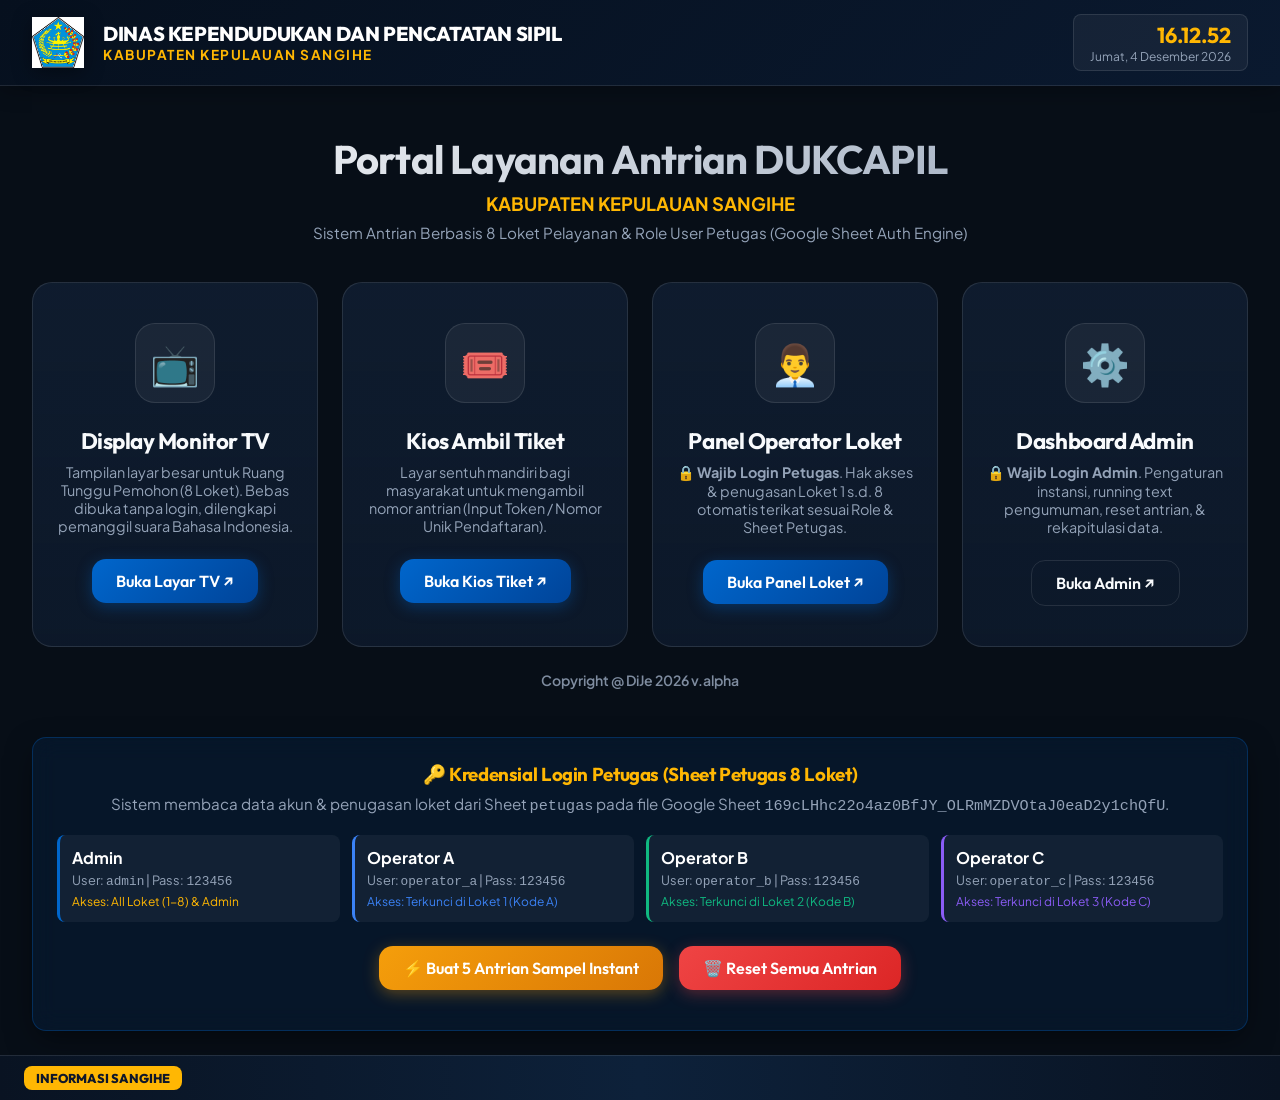
<file: index.html>
<!DOCTYPE html>
<html lang="id">
<head>
  <meta charset="UTF-8">
  <meta name="viewport" content="width=device-width, initial-scale=1.0">
  <meta http-equiv="Cache-Control" content="no-cache, no-store, must-revalidate">
  <meta http-equiv="Pragma" content="no-cache">
  <meta http-equiv="Expires" content="0">
  <title>SI-ANTRI DUKCAPIL - Kabupaten Kepulauan Sangihe</title>
  <link rel="stylesheet" href="css/styles.css?v=2.0.1">
  <link rel="icon" href="images/logo-sangihe.png">
</head>
<body>

  <!-- App Header Navbar -->
  <header class="app-header">
    <div class="brand-container">
      <img src="images/logo-sangihe.png" alt="Logo Pemkab Kepulauan Sangihe" class="brand-logo-img">
      <div class="brand-text">
        <h1 id="headerTitle">DINAS KEPENDUDUKAN DAN PENCATATAN SIPIL</h1>
        <p id="headerSubTitle">KABUPATEN KEPULAUAN SANGIHE</p>
      </div>
    </div>
    <div class="header-clock">
      <div class="clock-time" id="clockTime">00:00:00</div>
      <div class="clock-date" id="clockDate">Senin, 1 Januari 2026</div>
    </div>
  </header>

  <!-- Main Container Portal -->
  <main class="main-container">
    <div class="portal-hero">
      <h2>Portal Layanan Antrian DUKCAPIL</h2>
      <p style="color: var(--accent-gold); font-weight: 700; font-size: 1.15rem; margin-top: 0.25rem;">KABUPATEN KEPULAUAN SANGIHE</p>
      <p style="color: var(--text-muted); font-size: 0.95rem; margin-top: 0.5rem;">Sistem Antrian Berbasis 8 Loket Pelayanan & Role User Petugas (Google Sheet Auth Engine)</p>
    </div>

    <!-- Mode Selector Grid -->
    <div class="portal-grid">
      
      <!-- Option 1: Display TV -->
      <a href="display.html" target="_blank" class="portal-card">
        <div class="portal-icon">📺</div>
        <h3>Display Monitor TV</h3>
        <p>Tampilan layar besar untuk Ruang Tunggu Pemohon (8 Loket). Bebas dibuka tanpa login, dilengkapi pemanggil suara Bahasa Indonesia.</p>
        <span class="btn btn-primary">Buka Layar TV ↗</span>
      </a>

      <!-- Option 2: Kiosk Ambil Tiket -->
      <a href="kiosk.html" target="_blank" class="portal-card">
        <div class="portal-icon">🎟️</div>
        <h3>Kios Ambil Tiket</h3>
        <p>Layar sentuh mandiri bagi masyarakat untuk mengambil nomor antrian (Input Token / Nomor Unik Pendaftaran).</p>
        <span class="btn btn-primary">Buka Kios Tiket ↗</span>
      </a>

      <!-- Option 3: Panel Operator Loket (Memerlukan Login) -->
      <a href="loket.html" target="_blank" class="portal-card">
        <div class="portal-icon">👨‍💼</div>
        <h3>Panel Operator Loket</h3>
        <p>🔒 <strong>Wajib Login Petugas</strong>. Hak akses & penugasan Loket 1 s.d. 8 otomatis terikat sesuai Role & Sheet Petugas.</p>
        <span class="btn btn-primary">Buka Panel Loket ↗</span>
      </a>

      <!-- Option 4: Dashboard Admin (Memerlukan Login Admin) -->
      <a href="admin.html" target="_blank" class="portal-card">
        <div class="portal-icon">⚙️</div>
        <h3>Dashboard Admin</h3>
        <p>🔒 <strong>Wajib Login Admin</strong>. Pengaturan instansi, running text pengumuman, reset antrian, & rekapitulasi data.</p>
        <span class="btn btn-outline">Buka Admin ↗</span>
      </a>

    </div>

    <!-- Copyright Text below 4 portal cards -->
    <div style="text-align: center; margin-top: 1.5rem; color: var(--text-muted); font-size: 0.88rem; font-weight: 600; opacity: 0.85;">
      Copyright @ DiJe 2026 v.alpha
    </div>

    <!-- Quick Demo Testing Controls Card -->
    <div class="card" style="margin-top: 3rem; text-align: center; background: rgba(0, 102, 204, 0.1); border-color: rgba(0, 102, 204, 0.3);">
      <h3 style="color: var(--accent-gold); margin-bottom: 0.5rem;">🔑 Kredensial Login Petugas (Sheet Petugas 8 Loket)</h3>
      <p style="color: var(--text-muted); font-size: 0.95rem; margin-bottom: 1.25rem;">
        Sistem membaca data akun & penugasan loket dari Sheet <code>petugas</code> pada file Google Sheet <code>169cLHhc22o4az0BfJY_OLRmMZDVOtaJ0eaD2y1chQfU</code>.
      </p>
      <div style="display: grid; grid-template-columns: repeat(auto-fit, minmax(200px, 1fr)); gap: 0.75rem; text-align: left; margin-bottom: 1.5rem;">
        <div style="background: rgba(255,255,255,0.05); padding: 0.75rem; border-radius: 8px; border-left: 3px solid var(--primary);">
          <strong style="color: #fff;">Admin</strong><br>
          <span style="font-size: 0.8rem; color: var(--text-muted);">User: <code>admin</code> | Pass: <code>123456</code></span><br>
          <span style="font-size: 0.75rem; color: var(--accent-gold);">Akses: All Loket (1-8) & Admin</span>
        </div>
        <div style="background: rgba(255,255,255,0.05); padding: 0.75rem; border-radius: 8px; border-left: 3px solid var(--cat-a);">
          <strong style="color: #fff;">Operator A</strong><br>
          <span style="font-size: 0.8rem; color: var(--text-muted);">User: <code>operator_a</code> | Pass: <code>123456</code></span><br>
          <span style="font-size: 0.75rem; color: var(--cat-a);">Akses: Terkunci di Loket 1 (Kode A)</span>
        </div>
        <div style="background: rgba(255,255,255,0.05); padding: 0.75rem; border-radius: 8px; border-left: 3px solid var(--cat-b);">
          <strong style="color: #fff;">Operator B</strong><br>
          <span style="font-size: 0.8rem; color: var(--text-muted);">User: <code>operator_b</code> | Pass: <code>123456</code></span><br>
          <span style="font-size: 0.75rem; color: var(--cat-b);">Akses: Terkunci di Loket 2 (Kode B)</span>
        </div>
        <div style="background: rgba(255,255,255,0.05); padding: 0.75rem; border-radius: 8px; border-left: 3px solid var(--cat-c);">
          <strong style="color: #fff;">Operator C</strong><br>
          <span style="font-size: 0.8rem; color: var(--text-muted);">User: <code>operator_c</code> | Pass: <code>123456</code></span><br>
          <span style="font-size: 0.75rem; color: var(--cat-c);">Akses: Terkunci di Loket 3 (Kode C)</span>
        </div>
      </div>

      <div style="display: flex; gap: 1rem; justify-content: center; flex-wrap: wrap;">
        <button id="btnSeedDemo" class="btn btn-warning">
          ⚡ Buat 5 Antrian Sampel Instant
        </button>
        <button id="btnResetDemo" class="btn btn-danger">
          🗑️ Reset Semua Antrian
        </button>
      </div>
      <div id="demoStatusText" style="margin-top: 1rem; font-size: 0.85rem; color: var(--success); font-weight: 600;"></div>
    </div>
  </main>

  <!-- Bottom Ticker Bar -->
  <footer class="ticker-bar">
    <div class="ticker-label">INFORMASI SANGIHE</div>
    <div class="ticker-content">
      <div class="ticker-text" id="runningTextDisplay">
        Selamat datang di Dinas Kependudukan dan Pencatatan Sipil Kabupaten Kepulauan Sangihe. Harap menyiapkan berkas persyaratan NIK / Kartu Keluarga sebelum menuju ke Loket Petugas.
      </div>
    </div>
  </footer>

  <script src="js/app.js?v=2.0.2"></script>
  <script>
    document.addEventListener('DOMContentLoaded', () => {
      const engine = window.queueEngine;

      function applySettings() {
        const s = engine.state.settings;
        document.getElementById('headerTitle').textContent = s.instansiName;
        document.getElementById('headerSubTitle').textContent = s.subTitle || 'KABUPATEN KEPULAUAN SANGIHE';
        document.getElementById('runningTextDisplay').textContent = s.runningText;
      }
      applySettings();

      document.getElementById('btnSeedDemo').addEventListener('click', () => {
        engine.generateTicket('A', 'TKN-8901');
        engine.generateTicket('B', 'TKN-8902');
        engine.generateTicket('A', 'TKN-8903');
        engine.generateTicket('C', 'TKN-8904');
        engine.generateTicket('C', 'TKN-8905');

        const statusEl = document.getElementById('demoStatusText');
        statusEl.textContent = '✅ Berhasil membuat 5 tiket sampel dengan Token (A-001, B-001, A-002, C-001, C-002)! Silakan buka Display TV & Panel Loket.';
        setTimeout(() => { statusEl.textContent = ''; }, 6000);
      });

      document.getElementById('btnResetDemo').addEventListener('click', () => {
        if (confirm('Apakah Anda yakin ingin mengosongkan semua data antrian?')) {
          engine.resetQueue();
          const statusEl = document.getElementById('demoStatusText');
          statusEl.textContent = '🧹 Semua data antrian berhasil di-reset.';
          setTimeout(() => { statusEl.textContent = ''; }, 4000);
        }
      });
    });
  </script>
</body>
</html>
</file>
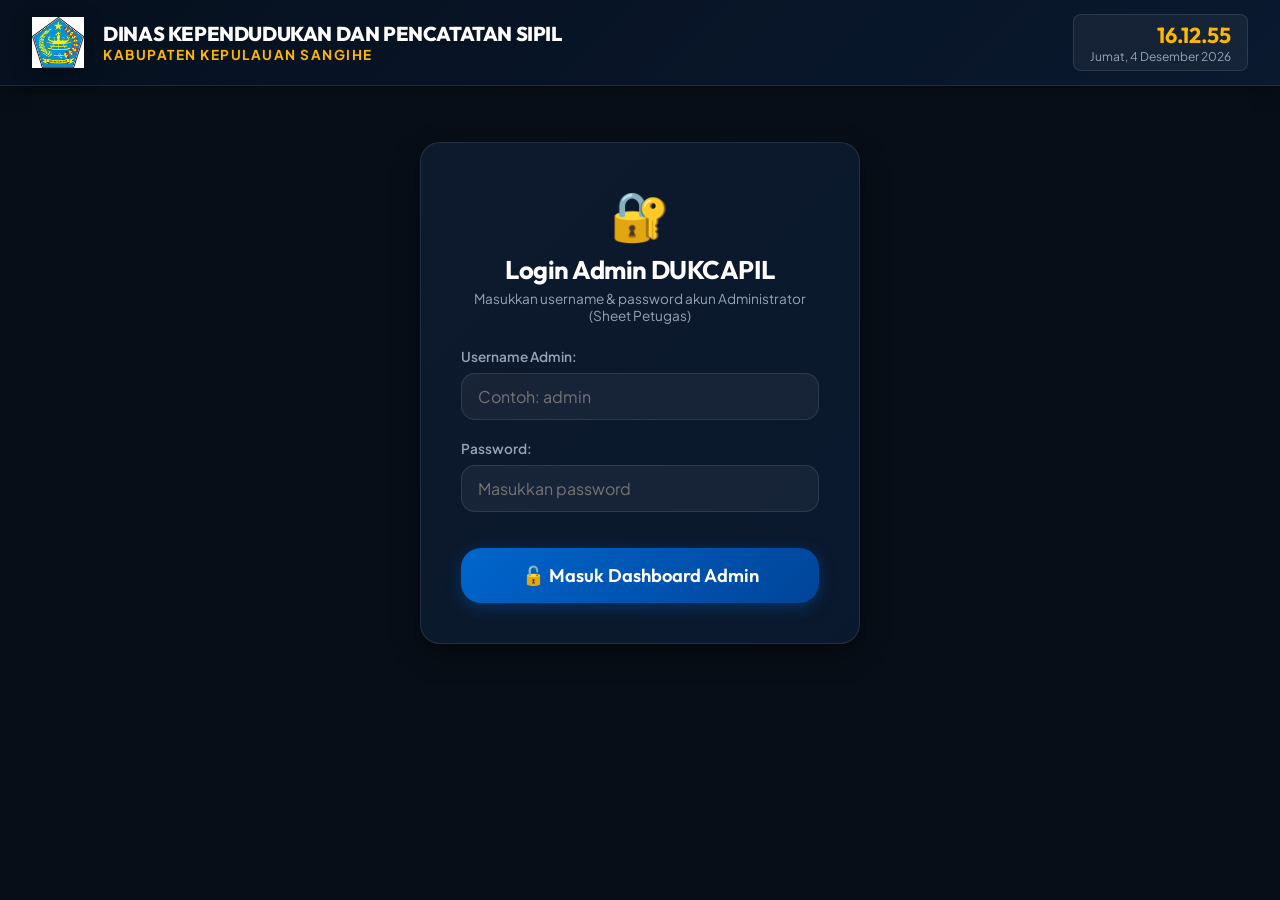
<file: admin.html>
<!DOCTYPE html>
<html lang="id">
<head>
  <meta charset="UTF-8">
  <meta name="viewport" content="width=device-width, initial-scale=1.0">
  <meta http-equiv="Cache-Control" content="no-cache, no-store, must-revalidate">
  <meta http-equiv="Pragma" content="no-cache">
  <meta http-equiv="Expires" content="0">
  <title>Dashboard Admin - DUKCAPIL SANGIHE</title>
  <link rel="stylesheet" href="css/styles.css?v=2.0.1">
  <link rel="icon" href="images/logo-sangihe.png">
  <style>
    .login-container {
      max-width: 440px;
      margin: 3.5rem auto;
      padding: 2.5rem;
      background: linear-gradient(135deg, rgba(14, 27, 46, 0.95) 0%, rgba(10, 25, 47, 0.98) 100%);
      border: 1px solid var(--border-glass);
      border-radius: var(--radius-lg);
      box-shadow: var(--shadow-lg);
      text-align: center;
    }

    .error-alert {
      background: rgba(239, 68, 68, 0.15);
      border: 1px solid var(--danger);
      color: #fca5a5;
      padding: 0.65rem 1rem;
      border-radius: var(--radius-sm);
      font-size: 0.85rem;
      margin-bottom: 1.25rem;
      display: none;
    }

    .role-badge-tag {
      background: rgba(255, 183, 3, 0.15);
      color: var(--accent-gold);
      border: 1px solid rgba(255, 183, 3, 0.3);
      padding: 0.25rem 0.75rem;
      border-radius: var(--radius-full);
      font-size: 0.8rem;
      font-weight: 700;
    }
  </style>
</head>
<body>

  <!-- App Header Navbar -->
  <header class="app-header">
    <div class="brand-container">
      <img src="images/logo-sangihe.png" alt="Logo Pemkab Kepulauan Sangihe" class="brand-logo-img">
      <div class="brand-text">
        <h1 id="headerTitle">DINAS KEPENDUDUKAN DAN PENCATATAN SIPIL</h1>
        <p id="headerSubTitle">KABUPATEN KEPULAUAN SANGIHE</p>
      </div>
    </div>
    <div class="header-clock" style="display: flex; align-items: center; gap: 1rem;">
      <div id="userBadgeInfo" style="display: none; text-align: right;">
        <div style="font-size: 0.85rem; font-weight: 700; color: #fff;" id="userNameLabel">Administrator</div>
        <span class="role-badge-tag" id="userRoleLabel">Admin</span>
      </div>
      <div>
        <div class="clock-time" id="clockTime">00:00:00</div>
        <div class="clock-date" id="clockDate">Senin, 1 Januari 2026</div>
      </div>
      <button id="btnLogout" class="btn btn-outline" style="display: none; padding: 0.4rem 0.85rem; font-size: 0.85rem; color: #ef4444; border-color: rgba(239,68,68,0.4);">
        🚪 Keluar
      </button>
    </div>
  </header>

  <!-- 1. MANDATORY ADMIN LOGIN CARD (Shown if NOT logged in) -->
  <div id="loginCard" class="login-container">
    <div style="font-size: 3rem; margin-bottom: 0.5rem;">🔐</div>
    <h2 style="font-size: 1.6rem; color: #fff; margin-bottom: 0.25rem;">Login Admin DUKCAPIL</h2>
    <p style="color: var(--text-muted); font-size: 0.85rem; margin-bottom: 1.5rem;">
      Masukkan username & password akun Administrator (Sheet Petugas)
    </p>

    <div id="loginErrorMsg" class="error-alert">
      ⚠️ Username atau password tidak terdaftar di Sheet Petugas!
    </div>

    <form id="loginForm">
      <div class="form-group" style="text-align: left;">
        <label for="loginUsername">Username Admin:</label>
        <input type="text" id="loginUsername" class="form-control" placeholder="Contoh: admin" required style="font-size: 1rem;">
      </div>

      <div class="form-group" style="text-align: left;">
        <label for="loginPassword">Password:</label>
        <input type="password" id="loginPassword" class="form-control" placeholder="Masukkan password" required style="font-size: 1rem;">
      </div>

      <button type="submit" class="btn btn-primary btn-lg" style="width: 100%; margin-top: 1rem;">
        🔓 Masuk Dashboard Admin
      </button>
    </form>
  </div>

  <!-- 2. ACCESS DENIED CARD (Shown if logged in as Operator non-Admin) -->
  <div id="accessDeniedCard" class="login-container" style="display: none; border-color: var(--danger);">
    <div style="font-size: 3.5rem; margin-bottom: 0.5rem;">🚫</div>
    <h2 style="color: #ef4444; font-size: 1.6rem; margin-bottom: 0.5rem;">Akses Ditolak!</h2>
    <p style="color: var(--text-muted); font-size: 0.95rem; margin-bottom: 1.5rem;" id="deniedNoticeText">
      Halaman Dashboard Admin hanya dapat diakses oleh akun dengan Role <strong>Admin</strong>.
    </p>
    <button id="btnSwitchAdminUser" class="btn btn-danger btn-lg" style="width: 100%;">
      🔄 Switch User / Logout & Login Admin
    </button>
  </div>

  <!-- 3. MAIN ADMIN DASHBOARD CONTENT (Hidden until logged in as Admin) -->
  <main class="main-container" id="adminDashboardContent" style="display: none;">
    
    <!-- STATS SUMMARY CARDS -->
    <div style="display: grid; grid-template-columns: repeat(auto-fit, minmax(220px, 1fr)); gap: 1.25rem; margin-bottom: 2rem;">
      
      <div class="card" style="border-left: 4px solid var(--primary);">
        <div style="font-size: 0.85rem; color: var(--text-muted); text-transform: uppercase;">TOTAL TIKET HARI INI</div>
        <div class="stats-card-val" id="statTotalTickets" style="color: var(--primary);">0</div>
      </div>

      <div class="card" style="border-left: 4px solid var(--success);">
        <div style="font-size: 0.85rem; color: var(--text-muted); text-transform: uppercase;">SELESAI DILAYANI</div>
        <div class="stats-card-val" id="statFinished" style="color: var(--success);">0</div>
      </div>

      <div class="card" style="border-left: 4px solid var(--warning);">
        <div style="font-size: 0.85rem; color: var(--text-muted); text-transform: uppercase;">SEDANG MENUNGGU</div>
        <div class="stats-card-val" id="statWaiting" style="color: var(--warning);">0</div>
      </div>

      <div class="card" style="border-left: 4px solid var(--danger);">
        <div style="font-size: 0.85rem; color: var(--text-muted); text-transform: uppercase;">DILEWATI (SKIPPED)</div>
        <div class="stats-card-val" id="statSkipped" style="color: var(--danger);">0</div>
      </div>

    </div>

    <div class="admin-grid">
      
      <!-- LEFT: CONFIGURATION FORM -->
      <div class="card">
        <h3 style="color: var(--accent-gold); margin-bottom: 1.5rem;">⚙️ PENGATURAN INSTANSI & LAYAR</h3>
        
        <form id="settingsForm">
          <div class="form-group">
            <label for="inputInstansi">Nama Instansi Dinas / Pemda:</label>
            <input type="text" id="inputInstansi" class="form-control" required>
          </div>

          <div class="form-group">
            <label for="inputSubTitle">Sub-Judul / Daerah Kabupaten/Kota:</label>
            <input type="text" id="inputSubTitle" class="form-control" required>
          </div>

          <div class="form-group">
            <label for="inputRunningText">Running Text Pengumuman (Display TV):</label>
            <textarea id="inputRunningText" class="form-control" rows="3" required></textarea>
          </div>

          <div class="form-group" style="display: flex; align-items: center; gap: 0.75rem;">
            <input type="checkbox" id="checkVoiceEnabled" style="width: 20px; height: 20px; cursor: pointer;">
            <label for="checkVoiceEnabled" style="margin: 0; cursor: pointer; color: var(--text-main);">
              Aktifkan Pemanggil Suara Audio Bahasa Indonesia (Text-to-Speech)
            </label>
          </div>

          <div style="margin-top: 2rem; display: flex; gap: 1rem;">
            <button type="submit" class="btn btn-primary" style="flex: 1;">
              💾 Simpan Pengaturan
            </button>
          </div>
        </form>
      </div>

      <!-- RIGHT: DANGER ZONE & EXPORT -->
      <div class="card" style="display: flex; flex-direction: column; justify-content: space-between;">
        <div>
          <h3 style="color: var(--danger); margin-bottom: 1rem;">⚠️ KONTROL & RESET ANTRIAN</h3>
          <p style="color: var(--text-muted); font-size: 0.9rem; margin-bottom: 1.5rem;">
            Lakukan reset antrian harian setiap awal jam kerja untuk mengembalikan nomor urut antrian ke angka A-001, B-001, dst.
          </p>

          <button id="btnResetQueue" class="btn btn-danger btn-lg" style="width: 100%; margin-bottom: 1.5rem;">
            🗑️ Reset Antrian Harian Hari Ini
          </button>
        </div>

        <div style="border-top: 1px solid var(--border-glass); padding-top: 1.5rem;">
          <h4 style="color: var(--accent-gold); margin-bottom: 0.5rem;">REKAPITULASI PELAYANAN SANGIHE</h4>
          <p style="color: var(--text-muted); font-size: 0.85rem; margin-bottom: 1rem;">
            Cetak rekap data pelayanan antrian hari ini.
          </p>
          <button id="btnPrintReport" class="btn btn-outline" style="width: 100%;">
            🖨️ Cetak / Print Rekapitulasi Data
          </button>
        </div>
      </div>

    </div>

    <!-- OPERATING HOURS SCHEDULE CARD (SENIN S.D. SABTU) -->
    <div class="card" style="margin-top: 2rem;">
      <div style="display: flex; justify-content: space-between; align-items: center; margin-bottom: 1.25rem;">
        <div>
          <h3 style="color: var(--accent-gold); margin-bottom: 0.25rem;">🕒 JADWAL JAM OPERASIONAL PELAYANAN ANTRIAN</h3>
          <p style="color: var(--text-muted); font-size: 0.9rem;">
            Atur jam buka dan jam tutup loket pelayanan antrian urut dari hari <strong>Senin s.d. Minggu</strong>.
          </p>
        </div>
      </div>

      <form id="operatingHoursForm">
        <div style="overflow-x: auto;">
          <table style="width: 100%; border-collapse: collapse; text-align: left; margin-bottom: 1.5rem;">
            <thead>
              <tr style="border-bottom: 2px solid var(--border-glass); color: var(--accent-gold); font-size: 0.9rem;">
                <th style="padding: 0.75rem 1rem;">HARI PELAYANAN</th>
                <th style="padding: 0.75rem 1rem;">STATUS LOKET</th>
                <th style="padding: 0.75rem 1rem;">JAM BUKA</th>
                <th style="padding: 0.75rem 1rem;">JAM TUTUP</th>
              </tr>
            </thead>
            <tbody id="operatingHoursTableBody">
              <!-- Dynamically populated via JS for Senin -> Sabtu -->
            </tbody>
          </table>
        </div>

        <div style="display: flex; justify-content: flex-end;">
          <button type="submit" class="btn btn-primary btn-lg" style="padding: 0.75rem 2rem;">
            💾 Simpan Jam Pelayanan
          </button>
        </div>
      </form>
    </div>

  </main>

  <script src="js/app.js?v=2.0.2"></script>
  <script>
    if (window.initRealtimeClock) window.initRealtimeClock();
    document.addEventListener('DOMContentLoaded', () => {
      if (window.initRealtimeClock) window.initRealtimeClock();
      const engine = window.queueEngine;
      const auth = window.authEngine;

      const loginCard = document.getElementById('loginCard');
      const accessDeniedCard = document.getElementById('accessDeniedCard');
      const adminDashboardContent = document.getElementById('adminDashboardContent');
      const loginForm = document.getElementById('loginForm');
      const loginUsername = document.getElementById('loginUsername');
      const loginPassword = document.getElementById('loginPassword');
      const loginErrorMsg = document.getElementById('loginErrorMsg');
      const btnLogout = document.getElementById('btnLogout');
      const btnSwitchAdminUser = document.getElementById('btnSwitchAdminUser');
      const userBadgeInfo = document.getElementById('userBadgeInfo');
      const userNameLabel = document.getElementById('userNameLabel');
      const userRoleLabel = document.getElementById('userRoleLabel');

      const settingsForm = document.getElementById('settingsForm');
      const inputInstansi = document.getElementById('inputInstansi');
      const inputSubTitle = document.getElementById('inputSubTitle');
      const inputRunningText = document.getElementById('inputRunningText');
      const checkVoiceEnabled = document.getElementById('checkVoiceEnabled');
      const btnResetQueue = document.getElementById('btnResetQueue');
      const btnPrintReport = document.getElementById('btnPrintReport');

      function checkAuth() {
        const user = auth.getCurrentUser();
        if (user) {
          userBadgeInfo.style.display = 'block';
          btnLogout.style.display = 'inline-flex';
          userNameLabel.textContent = user.name || user.username;
          userRoleLabel.textContent = user.role;

          if (user.role.toLowerCase().includes('admin')) {
            loginCard.style.display = 'none';
            accessDeniedCard.style.display = 'none';
            adminDashboardContent.style.display = 'block';
            renderAdminInitial(engine.state);
          } else {
            loginCard.style.display = 'none';
            adminDashboardContent.style.display = 'none';
            accessDeniedCard.style.display = 'block';
            document.getElementById('deniedNoticeText').innerHTML = `
              Anda saat ini terdaftar sebagai <strong>${user.name}</strong> dengan kewenangan <strong>${user.role}</strong>.<br>
              Halaman Admin ini hanya dapat dibuka oleh akun bertipe <strong>Admin</strong>.
            `;
          }
        } else {
          loginCard.style.display = 'block';
          accessDeniedCard.style.display = 'none';
          adminDashboardContent.style.display = 'none';
          btnLogout.style.display = 'none';
          userBadgeInfo.style.display = 'none';
        }
      }

      loginForm.addEventListener('submit', async (e) => {
        e.preventDefault();
        const u = loginUsername.value.trim();
        const p = loginPassword.value.trim();

        const res = await auth.login(u, p);
        if (res.success) {
          loginErrorMsg.style.display = 'none';
          checkAuth();
        } else {
          loginErrorMsg.textContent = '⚠️ ' + res.message;
          loginErrorMsg.style.display = 'block';
        }
      });

      function handleLogout() {
        auth.logout();
        loginUsername.value = '';
        loginPassword.value = '';
        checkAuth();
      }

      btnLogout.addEventListener('click', handleLogout);
      btnSwitchAdminUser.addEventListener('click', handleLogout);

      const operatingHoursForm = document.getElementById('operatingHoursForm');
      const operatingHoursTableBody = document.getElementById('operatingHoursTableBody');
      const dayList = ['Senin', 'Selasa', 'Rabu', 'Kamis', 'Jumat', 'Sabtu', 'Minggu'];

      function renderOperatingHoursTable(hoursData) {
        if (!operatingHoursTableBody) return;
        operatingHoursTableBody.innerHTML = '';
        dayList.forEach(dayName => {
          const item = (hoursData || []).find(h => h.day === dayName) || {
            day: dayName,
            isOpen: true,
            openTime: dayName === 'Jumat' ? '08:00' : (dayName === 'Sabtu' ? '08:00' : '08:00'),
            closeTime: dayName === 'Jumat' ? '11:30' : (dayName === 'Sabtu' ? '12:00' : '15:00')
          };

          const tr = document.createElement('tr');
          tr.style.borderBottom = '1px solid var(--border-glass)';
          tr.innerHTML = `
            <td style="padding: 0.85rem 1rem; font-weight: 700; color: #fff; font-size: 1rem;">
              📅 Hari ${dayName}
            </td>
            <td style="padding: 0.85rem 1rem;">
              <label style="display: flex; align-items: center; gap: 0.5rem; cursor: pointer;">
                <input type="checkbox" class="oh-check" data-day="${dayName}" ${item.isOpen ? 'checked' : ''} style="width: 18px; height: 18px; cursor: pointer;">
                <span class="oh-status-badge" style="font-size: 0.85rem; font-weight: 700; color: ${item.isOpen ? 'var(--success)' : 'var(--danger)'};">
                  ${item.isOpen ? '🟢 Buka Pelayanan' : '🔴 Tutup'}
                </span>
              </label>
            </td>
            <td style="padding: 0.85rem 1rem;">
              <input type="time" class="form-control oh-open" data-day="${dayName}" value="${item.openTime || '08:00'}" ${item.isOpen ? '' : 'disabled'} style="width: 140px; font-weight: 700;">
            </td>
            <td style="padding: 0.85rem 1rem;">
              <input type="time" class="form-control oh-close" data-day="${dayName}" value="${item.closeTime || '15:00'}" ${item.isOpen ? '' : 'disabled'} style="width: 140px; font-weight: 700;">
            </td>
          `;
          operatingHoursTableBody.appendChild(tr);
        });

        operatingHoursTableBody.querySelectorAll('.oh-check').forEach(chk => {
          chk.addEventListener('change', (e) => {
            const day = e.target.getAttribute('data-day');
            const isOpen = e.target.checked;
            const openInput = operatingHoursTableBody.querySelector(`.oh-open[data-day="${day}"]`);
            const closeInput = operatingHoursTableBody.querySelector(`.oh-close[data-day="${day}"]`);
            const badge = e.target.nextElementSibling;

            if (openInput && closeInput) {
              openInput.disabled = !isOpen;
              closeInput.disabled = !isOpen;
            }
            if (badge) {
              badge.textContent = isOpen ? '🟢 Buka Pelayanan' : '🔴 Tutup';
              badge.style.color = isOpen ? 'var(--success)' : 'var(--danger)';
            }
          });
        });
      }

      function renderSettingsForm(settings) {
        if (!settings) return;
        if (inputInstansi) inputInstansi.value = settings.instansiName || '';
        if (inputSubTitle) inputSubTitle.value = settings.subTitle || 'KABUPATEN KEPULAUAN SANGIHE';
        if (inputRunningText) inputRunningText.value = settings.runningText || '';
        if (checkVoiceEnabled) checkVoiceEnabled.checked = !!settings.voiceEnabled;
      }

      function renderAdminStats(state) {
        if (!state) return;
        if (state.settings) {
          const hTitle = document.getElementById('headerTitle');
          const hSubTitle = document.getElementById('headerSubTitle');
          if (hTitle) hTitle.textContent = state.settings.instansiName;
          if (hSubTitle) hSubTitle.textContent = state.settings.subTitle || 'KABUPATEN KEPULAUAN SANGIHE';
        }
        if (state.tickets) {
          const elTotal = document.getElementById('statTotalTickets');
          const elFinished = document.getElementById('statFinished');
          const elWaiting = document.getElementById('statWaiting');
          const elSkipped = document.getElementById('statSkipped');

          if (elTotal) elTotal.textContent = state.tickets.length;
          if (elFinished) elFinished.textContent = state.tickets.filter(t => t.status === 'FINISHED').length;
          if (elWaiting) elWaiting.textContent = state.tickets.filter(t => t.status === 'WAITING').length;
          if (elSkipped) elSkipped.textContent = state.tickets.filter(t => t.status === 'SKIPPED').length;
        }
      }

      function renderAdminInitial(state) {
        renderAdminStats(state);
        renderSettingsForm(state.settings);
        renderOperatingHoursTable(state.operatingHours);
      }

      settingsForm.addEventListener('submit', (e) => {
        e.preventDefault();
        engine.updateSettings({
          instansiName: inputInstansi.value.trim(),
          subTitle: inputSubTitle.value.trim(),
          runningText: inputRunningText.value.trim(),
          voiceEnabled: checkVoiceEnabled.checked
        });
        alert('✅ Pengaturan sistem berhasil diperbarui!');
      });

      if (operatingHoursForm) {
        operatingHoursForm.addEventListener('submit', (e) => {
          e.preventDefault();
          const updatedSchedule = dayList.map(dayName => {
            const chk = operatingHoursTableBody.querySelector(`.oh-check[data-day="${dayName}"]`);
            const openInput = operatingHoursTableBody.querySelector(`.oh-open[data-day="${dayName}"]`);
            const closeInput = operatingHoursTableBody.querySelector(`.oh-close[data-day="${dayName}"]`);
            return {
              day: dayName,
              isOpen: chk ? chk.checked : true,
              openTime: openInput ? openInput.value : '08:00',
              closeTime: closeInput ? closeInput.value : '15:00'
            };
          });

          engine.updateOperatingHours(updatedSchedule);
          alert('✅ Jadwal Jam Pelayanan (Senin - Minggu) berhasil disimpan!');
        });
      }

      btnResetQueue.addEventListener('click', () => {
        if (confirm('Apakah Anda yakin ingin RESET total antrian harian? Semua nomor tiket hari ini akan di-reset ke angka 1.')) {
          engine.resetQueue();
          renderAdminStats(engine.state);
          alert('✅ Antrian harian berhasil di-reset!');
        }
      });

      btnPrintReport.addEventListener('click', () => {
        window.print();
      });

      checkAuth();
      engine.subscribe((type, payload, state) => {
        const u = auth.getCurrentUser();
        if (u && u.role.toLowerCase().includes('admin')) {
          renderAdminStats(state);
          if (type === 'SETTINGS_UPDATED') {
            renderSettingsForm(state.settings);
          } else if (type === 'OPERATING_HOURS_UPDATED') {
            renderOperatingHoursTable(state.operatingHours);
          }
        }
      });
    });
  </script>
</body>
</html>
</file>
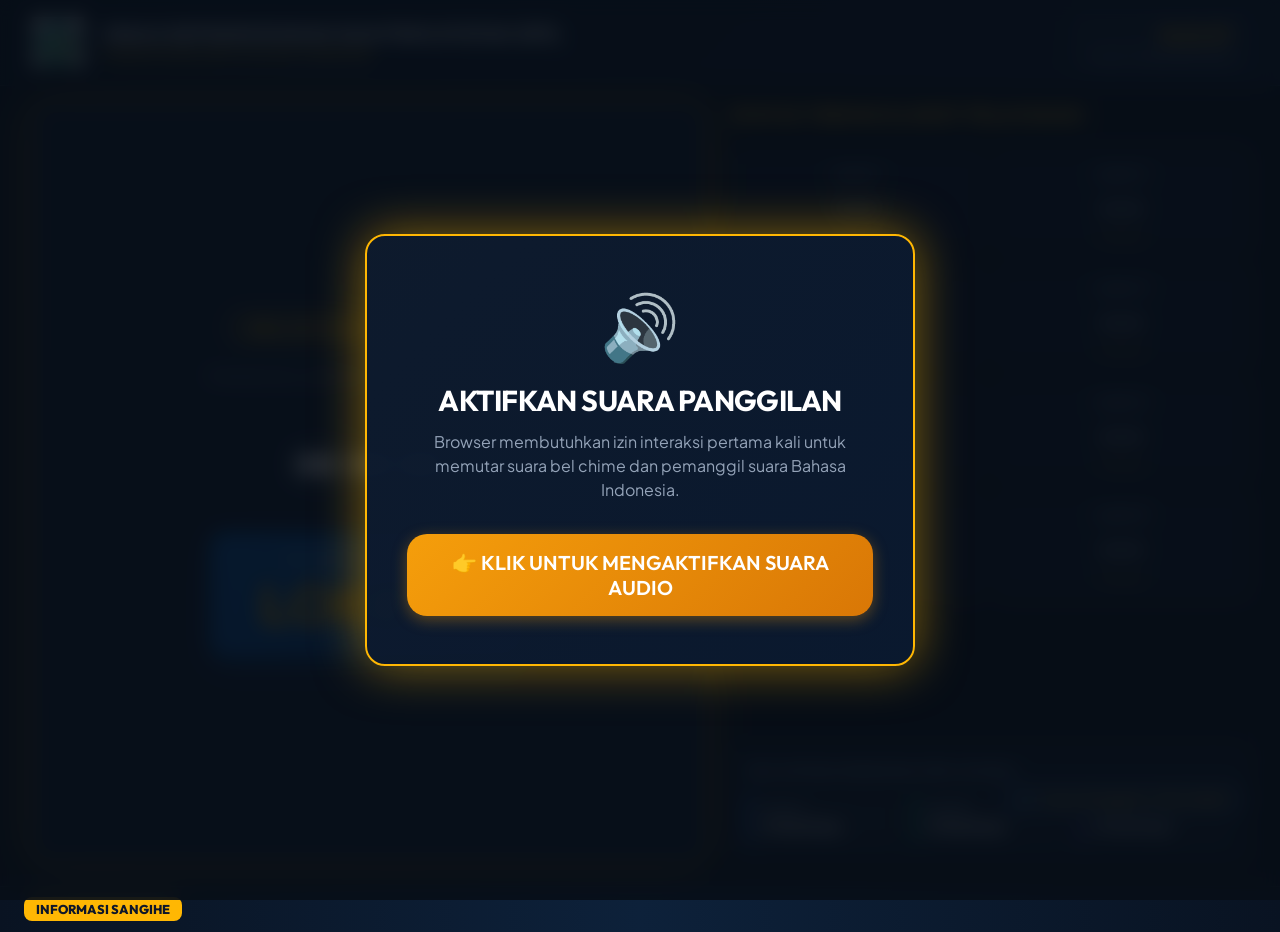
<file: display.html>
<!DOCTYPE html>
<html lang="id">
<head>
  <meta charset="UTF-8">
  <meta name="viewport" content="width=device-width, initial-scale=1.0">
  <meta http-equiv="Cache-Control" content="no-cache, no-store, must-revalidate">
  <meta http-equiv="Pragma" content="no-cache">
  <meta http-equiv="Expires" content="0">
  <title>Display Monitor Antrian - DUKCAPIL SANGIHE</title>
  <link rel="stylesheet" href="css/styles.css?v=2.0.1">
  <link rel="icon" href="images/logo-sangihe.png">
  <style>
    .audio-unlock-banner {
      position: fixed;
      top: 0; left: 0; right: 0; bottom: 0;
      background: rgba(7, 14, 23, 0.88);
      backdrop-filter: blur(10px);
      z-index: 9999;
      display: flex;
      flex-direction: column;
      align-items: center;
      justify-content: center;
      text-align: center;
      padding: 2rem;
      cursor: pointer;
      transition: opacity 0.4s ease, visibility 0.4s ease;
    }

    .audio-unlock-banner.hidden {
      opacity: 0;
      visibility: hidden;
      pointer-events: none;
    }

    .audio-unlock-card {
      background: linear-gradient(135deg, rgba(14, 27, 46, 0.95) 0%, rgba(10, 25, 47, 0.98) 100%);
      border: 2px solid var(--accent-gold);
      box-shadow: 0 0 50px rgba(255, 183, 3, 0.5);
      border-radius: var(--radius-lg);
      padding: 3rem 2.5rem;
      max-width: 550px;
    }

    .audio-unlock-icon {
      font-size: 4rem;
      margin-bottom: 1rem;
      animation: bounce 1.5s infinite;
    }

    @keyframes bounce {
      0%, 100% { transform: translateY(0); }
      50% { transform: translateY(-12px); }
    }
  </style>
</head>
<body>

  <!-- Audio Unlock Banner Overlay -->
  <div class="audio-unlock-banner" id="audioUnlockBanner">
    <div class="audio-unlock-card">
      <div class="audio-unlock-icon">🔊</div>
      <h2 style="color: #ffffff; font-size: 1.8rem; margin-bottom: 0.75rem;">AKTIFKAN SUARA PANGGILAN</h2>
      <p style="color: var(--text-muted); font-size: 1rem; margin-bottom: 2rem; line-height: 1.5;">
        Browser membutuhkan izin interaksi pertama kali untuk memutar suara bel chime dan pemanggil suara Bahasa Indonesia.
      </p>
      <button class="btn btn-warning btn-lg" style="width: 100%; font-size: 1.25rem;">
        👉 KLIK UNTUK MENGAKTIFKAN SUARA AUDIO
      </button>
    </div>
  </div>

  <!-- App Header Navbar -->
  <header class="app-header">
    <div class="brand-container">
      <img src="images/logo-sangihe.png" alt="Logo Pemkab Kepulauan Sangihe" class="brand-logo-img">
      <div class="brand-text">
        <h1 id="headerTitle">DINAS KEPENDUDUKAN DAN PENCATATAN SIPIL</h1>
        <p id="headerSubTitle">KABUPATEN KEPULAUAN SANGIHE</p>
      </div>
    </div>
    <div class="header-clock">
      <div class="clock-time" id="clockTime">00:00:00</div>
      <div class="clock-date" id="clockDate">Senin, 1 Januari 2026</div>
    </div>
  </header>

  <!-- Sound Audio Activation Control Button -->
  <button id="btnSoundToggle" class="sound-toggle-btn">
    <span id="soundIcon">🔊</span> <span id="soundText">Suara Panggilan: TES AUDIO</span>
  </button>

  <!-- Main Display TV Grid Layout -->
  <main class="main-container" style="padding-top: 1rem;">
    <div class="display-layout">
      
      <!-- LEFT SIDE: ACTIVE BIG CALL DISPLAY -->
      <div class="active-call-card" id="activeCallBox">
        <div class="active-service-tag" id="activeCategoryTag">--- N/A ---</div>
        <div class="active-number-label">PANGGILAN NOMOR ANTRIAN</div>
        <div class="active-number-val" id="activeTicketNum">---</div>
        
        <div class="active-target-box">
          <div class="active-target-label">SILAKAN MENUJU KE</div>
          <div class="active-target-val" id="activeLoketName">LOKET -</div>
        </div>
      </div>

      <!-- RIGHT SIDE: ALL LOKETS MONITOR (8 LOKETS) & QUEUE STATS -->
      <div class="counters-sidebar">
        
        <div class="counters-header">
          <h3>STATUS TERKINI 8 LOKET PELAYANAN</h3>
        </div>

        <div class="loket-grid" id="loketGrid" style="grid-template-columns: repeat(2, 1fr); gap: 0.65rem;">
          <!-- Dynamically populated Loket 1..8 cards -->
        </div>

        <!-- Category Queue Status Breakdown Cards -->
        <div class="card" style="margin-top: auto; padding: 1rem;">
          <h4 style="color: var(--text-muted); font-size: 0.85rem; text-transform: uppercase; margin-bottom: 0.75rem;">
            SISA ANTRIAN MENUNGGU PER LAYANAN
          </h4>
          <div id="categoryStatsGrid" style="display: grid; grid-template-columns: repeat(3, 1fr); gap: 0.75rem;">
            <!-- Category stats A, B, C populated via JS -->
          </div>
        </div>

      </div>

    </div>
  </main>

  <!-- Bottom Ticker Bar -->
  <footer class="ticker-bar">
    <div class="ticker-label">INFORMASI SANGIHE</div>
    <div class="ticker-content">
      <div class="ticker-text" id="runningTextDisplay">
        Selamat datang di Dinas Kependudukan dan Pencatatan Sipil Kabupaten Kepulauan Sangihe. Harap menyiapkan berkas persyaratan NIK / Kartu Keluarga sebelum menuju ke Loket Petugas.
      </div>
    </div>
  </footer>

  <script src="js/app.js?v=2.0.2"></script>
  <script>
    if (window.initRealtimeClock) window.initRealtimeClock();
    document.addEventListener('DOMContentLoaded', () => {
      if (window.initRealtimeClock) window.initRealtimeClock();
      const engine = window.queueEngine;

      const activeCallBox = document.getElementById('activeCallBox');
      const activeCategoryTag = document.getElementById('activeCategoryTag');
      const activeTicketNum = document.getElementById('activeTicketNum');
      const activeLoketName = document.getElementById('activeLoketName');
      const loketGrid = document.getElementById('loketGrid');
      const categoryStatsGrid = document.getElementById('categoryStatsGrid');
      const soundBtn = document.getElementById('btnSoundToggle');
      const soundText = document.getElementById('soundText');
      const audioUnlockBanner = document.getElementById('audioUnlockBanner');

      function activateAudio() {
        if (engine && engine.unlockAudio) engine.unlockAudio();
        soundText.textContent = 'Suara Panggilan: AKTIF ✅';
        soundBtn.style.borderColor = 'var(--success)';
        soundBtn.style.color = 'var(--success)';
        audioUnlockBanner.classList.add('hidden');
        audioUnlockBanner.style.display = 'none';
      }

      audioUnlockBanner.addEventListener('click', (e) => {
        e.stopPropagation();
        activateAudio();
      });

      soundBtn.addEventListener('click', (e) => {
        e.stopPropagation();
        if (!engine.isAudioUnlocked) {
          activateAudio();
        }
        engine.speakTicketCall('A-001', 1);
      });

      document.body.addEventListener('click', () => {
        if (!engine.isAudioUnlocked) {
          activateAudio();
        }
      }, { once: true });

      function renderDisplay(state) {
        document.getElementById('headerTitle').textContent = state.settings.instansiName;
        document.getElementById('headerSubTitle').textContent = state.settings.subTitle || 'KABUPATEN KEPULAUAN SANGIHE';
        document.getElementById('runningTextDisplay').textContent = state.settings.runningText;

        if (state.lastCalledTicket && state.lastCalledTicket.ticket) {
          const t = state.lastCalledTicket.ticket;
          activeCategoryTag.textContent = t.categoryName || `LAYANAN ${t.categoryCode}`;
          activeTicketNum.textContent = t.number;
          activeLoketName.textContent = `LOKET ${state.lastCalledTicket.loketId}`;
        } else {
          activeCategoryTag.textContent = 'BELUM ADA PANGGILAN';
          activeTicketNum.textContent = '---';
          activeLoketName.textContent = 'LOKET -';
        }

        // Render 8 Lokets
        loketGrid.innerHTML = '';
        for (let i = 1; i <= state.settings.totalLoket; i++) {
          const l = state.lokets[i];
          const ticketNum = (l && l.activeTicket) ? l.activeTicket.number : '---';
          const catName = (l && l.activeTicket) ? l.activeTicket.categoryName : 'Kosong';

          const isActive = state.lastCalledTicket && state.lastCalledTicket.loketId === i;

          const card = document.createElement('div');
          card.className = `loket-card-tv ${isActive ? 'active' : ''}`;
          card.style.padding = '0.75rem';
          card.innerHTML = `
            <div class="loket-title" style="font-size: 0.9rem;">${l ? l.name : 'Loket ' + i}</div>
            <div class="loket-num" style="font-size: 2rem;">${ticketNum}</div>
            <div class="loket-cat" style="font-size: 0.68rem; text-align: center; white-space: nowrap; overflow: hidden; text-overflow: ellipsis; max-width: 100%;">${catName}</div>
          `;
          loketGrid.appendChild(card);
        }

        categoryStatsGrid.innerHTML = '';
        state.categories.forEach(cat => {
          const waitingCount = state.tickets.filter(t => t.categoryCode === cat.code && t.status === 'WAITING').length;
          const div = document.createElement('div');
          div.style.background = 'rgba(255,255,255,0.04)';
          div.style.padding = '0.5rem 0.75rem';
          div.style.borderRadius = '8px';
          div.style.borderLeft = `4px solid ${cat.color}`;
          div.innerHTML = `
            <div style="font-size: 0.75rem; color: var(--text-muted); font-weight: 700;">Kode ${cat.code}</div>
            <div style="font-size: 1.1rem; font-weight: 800; color: #fff;">${waitingCount} Antrian</div>
          `;
          categoryStatsGrid.appendChild(div);
        });
      }

      function handleCallEvent(type, payload, state) {
        renderDisplay(state);

        if (type === 'QUEUE_RESET') {
          activeCallBox.classList.remove('calling-animation');
          if ('speechSynthesis' in window) {
            window.speechSynthesis.cancel();
          }
        }

        if (type === 'TICKET_CALLED' || type === 'TICKET_RECALLED') {
          activeCallBox.classList.add('calling-animation');
          setTimeout(() => {
            activeCallBox.classList.remove('calling-animation');
          }, 4000);

          if (payload && payload.ticket) {
            engine.speakTicketCall(payload.ticket.number, payload.loketId);
          }
        }
      }

      renderDisplay(engine.state);
      engine.subscribe((type, payload, state) => {
        handleCallEvent(type, payload, state);
      });
    });
  </script>
</body>
</html>
</file>
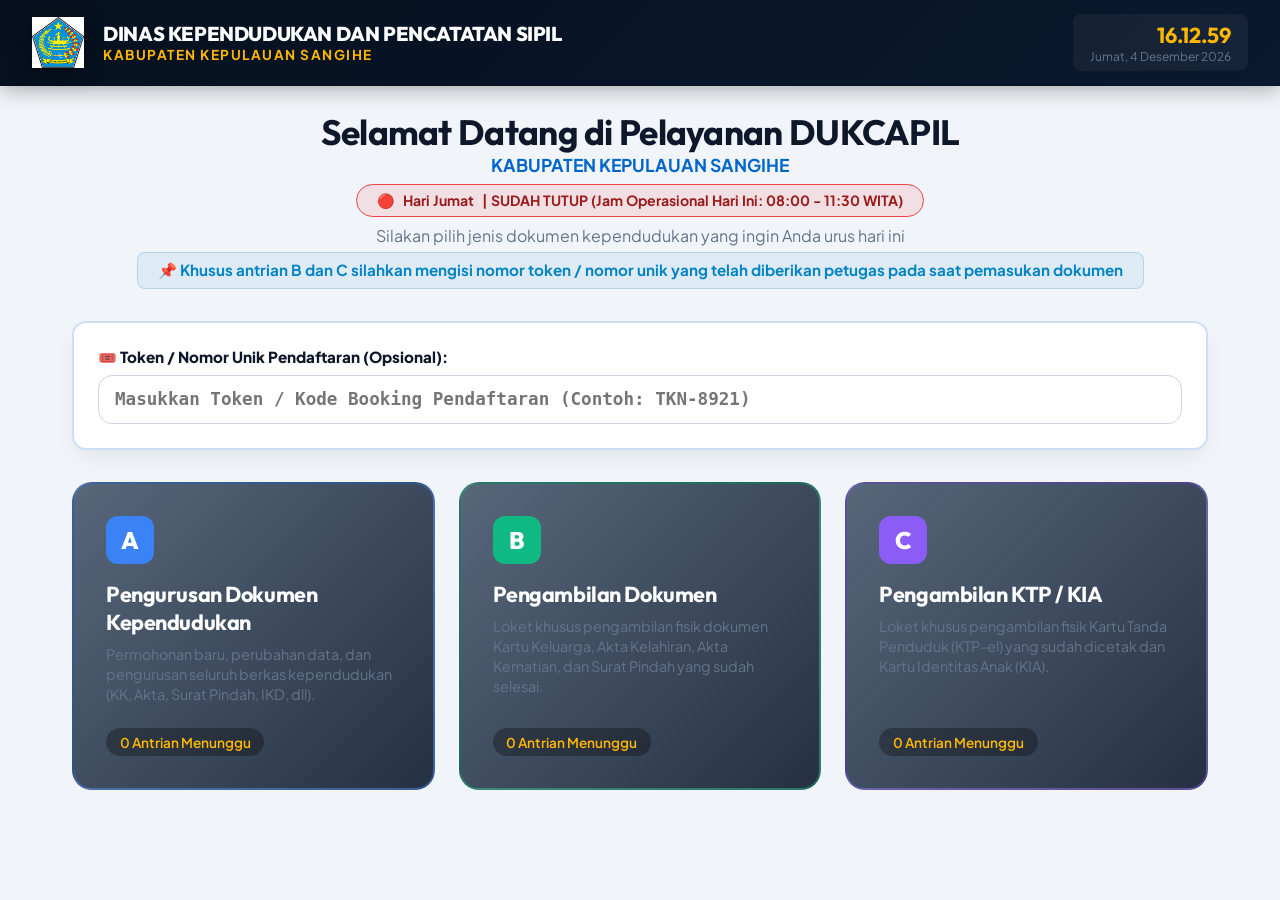
<file: kiosk.html>
<!DOCTYPE html>
<html lang="id">
<head>
  <meta charset="UTF-8">
  <meta name="viewport" content="width=device-width, initial-scale=1.0">
  <meta http-equiv="Cache-Control" content="no-cache, no-store, must-revalidate">
  <meta http-equiv="Pragma" content="no-cache">
  <meta http-equiv="Expires" content="0">
  <title>Kios Ambil Antrian - DUKCAPIL SANGIHE</title>
  <link rel="stylesheet" href="css/styles.css?v=2.0.1">
  <link rel="icon" href="images/logo-sangihe.png">
</head>
<body class="light-theme">

  <!-- App Header Navbar -->
  <header class="app-header">
    <div class="brand-container">
      <img src="images/logo-sangihe.png" alt="Logo Pemkab Kepulauan Sangihe" class="brand-logo-img">
      <div class="brand-text">
        <h1 id="headerTitle">DINAS KEPENDUDUKAN DAN PENCATATAN SIPIL</h1>
        <p id="headerSubTitle">KABUPATEN KEPULAUAN SANGIHE</p>
      </div>
    </div>
    <div class="header-clock">
      <div class="clock-time" id="clockTime">00:00:00</div>
      <div class="clock-date" id="clockDate">Senin, 1 Januari 2026</div>
    </div>
  </header>

  <!-- Kiosk Container -->
  <main class="main-container kiosk-container">
    
    <div class="kiosk-welcome">
      <h2>Selamat Datang di Pelayanan DUKCAPIL</h2>
      <p style="color: var(--primary); font-weight: 700;">KABUPATEN KEPULAUAN SANGIHE</p>
      
      <!-- Operating Hours Status Banner -->
      <div id="operatingHoursBanner" style="display: inline-flex; align-items: center; gap: 0.5rem; background: #e0f2fe; border: 1px solid #bae6fd; color: #0369a1; padding: 0.4rem 1.25rem; border-radius: 9999px; font-weight: 700; font-size: 0.88rem; margin-top: 0.5rem;">
        🕒 Jam Operasional Hari Ini: ...
      </div>

      <p style="color: var(--text-muted); font-size: 1rem; margin-top: 0.5rem;">Silakan pilih jenis dokumen kependudukan yang ingin Anda urus hari ini</p>
      <p style="font-weight: 800; color: #0284c7; font-size: 0.95rem; margin-top: 0.4rem; background: rgba(2, 132, 199, 0.08); padding: 0.45rem 1.25rem; border-radius: 8px; display: inline-block; border: 1px solid rgba(2, 132, 199, 0.2);">
        📌 <strong>Khusus antrian B dan C silahkan mengisi nomor token / nomor unik yang telah diberikan petugas pada saat pemasukan dokumen</strong>
      </p>
    </div>

    <!-- Token / Nomor Unik Input Card -->
    <div class="card" style="margin-bottom: 2rem; background: rgba(255, 255, 255, 0.95); border: 2px solid rgba(0, 102, 204, 0.2);">
      <div>
        <label style="font-size: 0.95rem; font-weight: 800; color: #0f172a; display: flex; align-items: center; gap: 0.5rem; margin-bottom: 0.5rem;">
          🎟️ Token / Nomor Unik Pendaftaran (Opsional):
        </label>
        <input type="text" id="inputToken" class="form-control" placeholder="Masukkan Token / Kode Booking Pendaftaran (Contoh: TKN-8921)" style="background: #ffffff; color: #0f172a; border-color: #cbd5e1; font-family: monospace; font-size: 1.1rem; font-weight: 700; padding: 0.85rem 1rem;">
      </div>
    </div>

    <!-- Touch Category Selection Cards (3 Categories A, B, C) -->
    <div class="kiosk-grid" id="kioskGrid" style="grid-template-columns: repeat(3, 1fr);">
      
      <!-- Category A -->
      <div class="kiosk-btn-card cat-A" data-cat="A">
        <div class="kiosk-badge-code">A</div>
        <h3>Pengurusan Dokumen Kependudukan</h3>
        <p>Permohonan baru, perubahan data, dan pengurusan seluruh berkas kependudukan (KK, Akta, Surat Pindah, IKD, dll).</p>
        <div class="kiosk-queue-count" id="countCatA">0 Antrian Menunggu</div>
      </div>

      <!-- Category B -->
      <div class="kiosk-btn-card cat-B" data-cat="B">
        <div class="kiosk-badge-code">B</div>
        <h3>Pengambilan Dokumen</h3>
        <p>Loket khusus pengambilan fisik dokumen Kartu Keluarga, Akta Kelahiran, Akta Kematian, dan Surat Pindah yang sudah selesai.</p>
        <div class="kiosk-queue-count" id="countCatB">0 Antrian Menunggu</div>
      </div>

      <!-- Category C -->
      <div class="kiosk-btn-card cat-C" data-cat="C">
        <div class="kiosk-badge-code">C</div>
        <h3>Pengambilan KTP / KIA</h3>
        <p>Loket khusus pengambilan fisik Kartu Tanda Penduduk (KTP-el) yang sudah dicetak dan Kartu Identitas Anak (KIA).</p>
        <div class="kiosk-queue-count" id="countCatC">0 Antrian Menunggu</div>
      </div>

    </div>

  </main>

  <!-- PRINT TICKET MODAL -->
  <div class="modal-overlay" id="ticketModal">
    <div class="ticket-paper">
      
      <div class="ticket-header">
        <h4 id="ticketInstansi">DINAS KEPENDUDUKAN & CATATAN SIPIL</h4>
        <p style="font-weight: 700; color: #0066cc; font-size: 0.8rem; margin-top: 0.15rem;">KABUPATEN KEPULAUAN SANGIHE</p>
        <p id="ticketTimestamp" style="margin-top: 0.25rem;">21 September 2026 - 09:30 WITA</p>
      </div>

      <div class="ticket-number-box">
        <div class="ticket-service-name" id="ticketCategoryName">PENGURUSAN DOKUMEN</div>
        <div style="font-size: 0.8rem; color: #64748b; margin-top: 0.25rem;">NOMOR ANTRIAN ANDA:</div>
        <div class="ticket-num" id="ticketNumberVal">A-001</div>
      </div>

      <div class="ticket-qr-placeholder">
        <div>
          <div style="font-size: 1.2rem;">📱</div>
          <div>QR TIKET</div>
        </div>
      </div>

      <div style="font-size: 0.85rem; color: #475569; margin: 0.75rem 0; font-family: monospace;">
        Token / Nomor Unik: <strong id="ticketTokenVal" style="color: #0066cc; font-size: 1rem;">-</strong>
      </div>

      <div class="ticket-footer">
        <p id="ticketWaitingEstimate">Mohon menunggu panggilan di Ruang Tunggu</p>
        <p style="margin-top: 0.35rem; font-weight: 600; color: #0066cc;">"Pelayanan DUKCAPIL Sangihe Cepat, Mudah & Gratis!"</p>
      </div>

      <div style="margin-top: 1.5rem; display: flex; gap: 0.5rem; justify-content: center;">
        <!-- Tombol cetak di-nonaktifkan / di-hide sementara karena belum ada printer representatif -->
        <button id="btnPrintTicket" class="btn btn-primary" style="display: none; padding: 0.5rem 1rem; font-size: 0.9rem;">
          🖨️ Cetak Tiket
        </button>
        <button id="btnCloseModal" class="btn btn-primary" style="padding: 0.75rem 2rem; font-size: 1.05rem; font-weight: 700; width: 100%;">
          ✅ Selesai / Tutup Tampilan Tiket
        </button>
      </div>

    </div>
  </div>

  <script src="js/app.js?v=2.0.2"></script>
  <script>
    document.addEventListener('DOMContentLoaded', () => {
      const engine = window.queueEngine;

      const ticketModal = document.getElementById('ticketModal');
      const btnCloseModal = document.getElementById('btnCloseModal');
      const btnPrintTicket = document.getElementById('btnPrintTicket');

      function updateOperatingBanner() {
        const opStatus = engine.getTodayOperatingStatus();
        const banner = document.getElementById('operatingHoursBanner');
        if (!banner) return;

        if (opStatus.isOpen) {
          banner.style.background = 'rgba(16, 185, 129, 0.12)';
          banner.style.borderColor = 'var(--success)';
          banner.style.color = '#065f46';
          banner.innerHTML = `🟢 <strong>Hari ${opStatus.dayName}</strong> | Jam Operasional: <strong>${opStatus.openTime} - ${opStatus.closeTime} WITA</strong> (PELAYANAN BUKA)`;
        } else {
          banner.style.background = 'rgba(239, 68, 68, 0.12)';
          banner.style.borderColor = 'var(--danger)';
          banner.style.color = '#991b1b';
          banner.innerHTML = `🔴 <strong>Hari ${opStatus.dayName}</strong> | ${opStatus.statusText}`;
        }
      }

      function updateWaitingCounts(state) {
        document.getElementById('headerTitle').textContent = state.settings.instansiName;
        document.getElementById('headerSubTitle').textContent = state.settings.subTitle || 'KABUPATEN KEPULAUAN SANGIHE';

        ['A', 'B', 'C'].forEach(code => {
          const waiting = state.tickets.filter(t => t.categoryCode === code && t.status === 'WAITING').length;
          const el = document.getElementById(`countCat${code}`);
          if (el) {
            el.textContent = `${waiting} Antrian Menunggu`;
          }
        });

        updateOperatingBanner();
      }

      // Handle Category Selection Touch
      document.querySelectorAll('.kiosk-btn-card').forEach(card => {
        card.addEventListener('click', () => {
          const opStatus = engine.getTodayOperatingStatus();
          if (!opStatus.isOpen) {
            alert(`⚠️ MOHON MAAF - PELAYANAN DITUTUP\n\n${opStatus.statusText}\n\nPengambilan tiket antrian baru saat ini tidak dapat dilakukan.`);
            return;
          }

          const catCode = card.getAttribute('data-cat');
          const token = document.getElementById('inputToken').value.trim();

          // Generate Ticket with Token
          const ticket = engine.generateTicket(catCode, token);

          // Populate Ticket Modal
          document.getElementById('ticketInstansi').textContent = engine.state.settings.instansiName;
          document.getElementById('ticketTimestamp').textContent = new Date().toLocaleString('id-ID');
          document.getElementById('ticketCategoryName').textContent = ticket.categoryName;
          document.getElementById('ticketNumberVal').textContent = ticket.number;
          document.getElementById('ticketTokenVal').textContent = ticket.token || '-';

          const waitingBefore = engine.state.tickets.filter(t => t.categoryCode === catCode && t.status === 'WAITING').length - 1;
          document.getElementById('ticketWaitingEstimate').textContent = waitingBefore > 0 
            ? `Ada ${waitingBefore} antrian di depan Anda` 
            : 'Anda adalah antrian paling awal saat ini';

          // Clear token input field
          document.getElementById('inputToken').value = '';

          // Show Modal
          ticketModal.classList.add('active');
        });
      });

      btnCloseModal.addEventListener('click', () => {
        ticketModal.classList.remove('active');
      });

      btnPrintTicket.addEventListener('click', () => {
        window.print();
      });

      // Initial Update & Subscription
      updateWaitingCounts(engine.state);
      engine.subscribe((type, payload, state) => {
        updateWaitingCounts(state);
      });
    });
  </script>
</body>
</html>
</file>
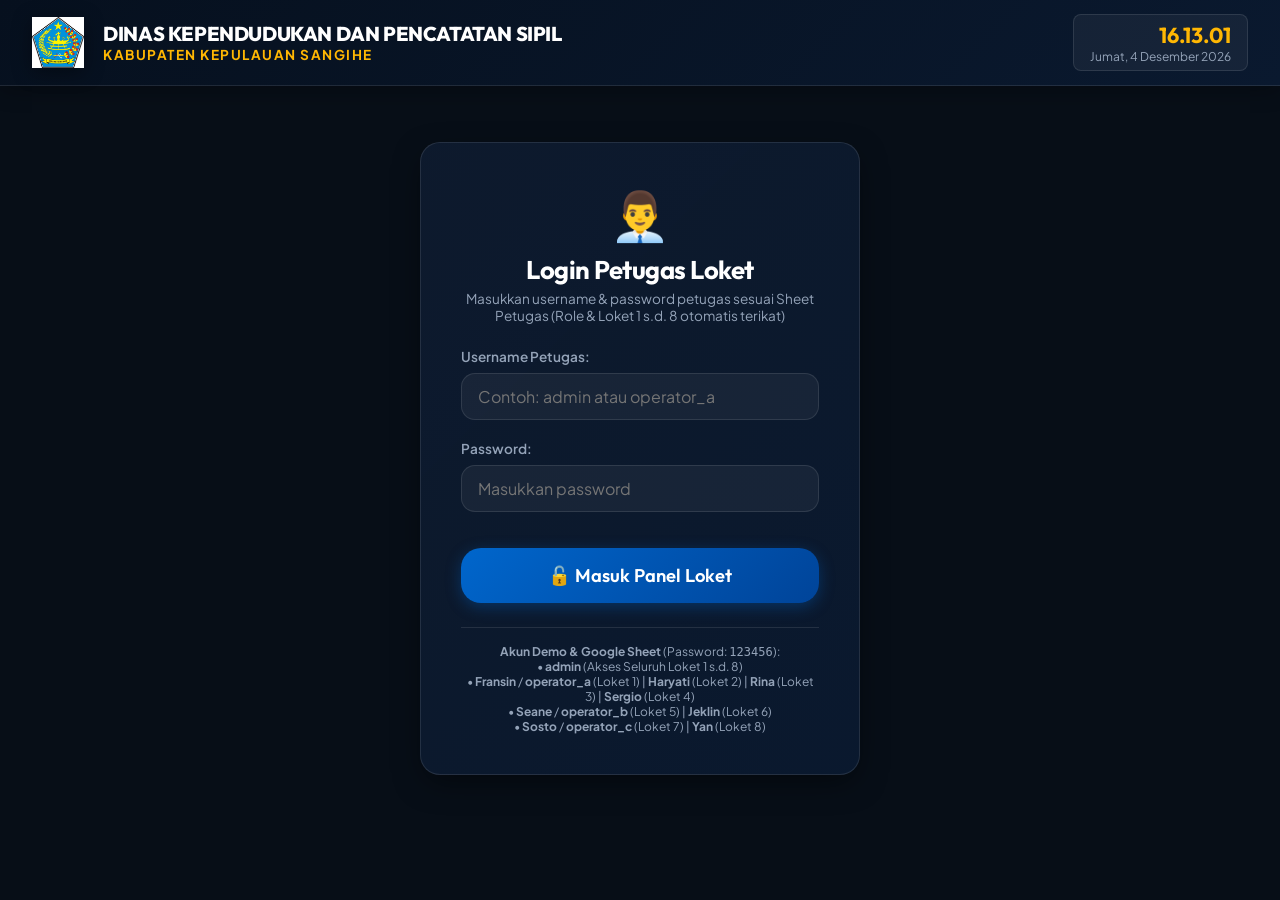
<file: loket.html>
<!DOCTYPE html>
<html lang="id">
<head>
  <meta charset="UTF-8">
  <meta name="viewport" content="width=device-width, initial-scale=1.0">
  <meta http-equiv="Cache-Control" content="no-cache, no-store, must-revalidate">
  <meta http-equiv="Pragma" content="no-cache">
  <meta http-equiv="Expires" content="0">
  <title>Panel Operator Loket - DUKCAPIL SANGIHE</title>
  <link rel="stylesheet" href="css/styles.css?v=2.0.1">
  <link rel="icon" href="images/logo-sangihe.png">
  <style>
    .login-container {
      max-width: 440px;
      margin: 3.5rem auto;
      padding: 2.5rem;
      background: linear-gradient(135deg, rgba(14, 27, 46, 0.95) 0%, rgba(10, 25, 47, 0.98) 100%);
      border: 1px solid var(--border-glass);
      border-radius: var(--radius-lg);
      box-shadow: var(--shadow-lg);
      text-align: center;
    }

    .error-alert {
      background: rgba(239, 68, 68, 0.15);
      border: 1px solid var(--danger);
      color: #fca5a5;
      padding: 0.65rem 1rem;
      border-radius: var(--radius-sm);
      font-size: 0.85rem;
      margin-bottom: 1.25rem;
      display: none;
    }

    .role-badge-tag {
      background: rgba(255, 183, 3, 0.15);
      color: var(--accent-gold);
      border: 1px solid rgba(255, 183, 3, 0.3);
      padding: 0.25rem 0.75rem;
      border-radius: var(--radius-full);
      font-size: 0.8rem;
      font-weight: 700;
    }

    .loket-locked-badge {
      background: rgba(0, 102, 204, 0.2);
      color: #60a5fa;
      border: 1px solid rgba(0, 102, 204, 0.4);
      padding: 0.4rem 0.75rem;
      border-radius: 8px;
      font-size: 0.75rem;
      font-weight: 600;
      margin-top: 0.5rem;
    }
  </style>
</head>
<body>

  <!-- App Header Navbar -->
  <header class="app-header">
    <div class="brand-container">
      <img src="images/logo-sangihe.png" alt="Logo Pemkab Kepulauan Sangihe" class="brand-logo-img">
      <div class="brand-text">
        <h1 id="headerTitle">DINAS KEPENDUDUKAN DAN PENCATATAN SIPIL</h1>
        <p id="headerSubTitle">KABUPATEN KEPULAUAN SANGIHE</p>
      </div>
    </div>
    <div class="header-clock" style="display: flex; align-items: center; gap: 1rem;">
      <div id="userBadgeInfo" style="display: none; text-align: right;">
        <div style="font-size: 0.85rem; font-weight: 700; color: #fff;" id="userNameLabel">Nama Petugas</div>
        <span class="role-badge-tag" id="userRoleLabel">Operator A</span>
        <span class="role-badge-tag" id="userLoketBadge" style="background: rgba(16,185,129,0.2); color: #34d399; border-color: rgba(16,185,129,0.4);">Loket 1</span>
      </div>
      <div>
        <div class="clock-time" id="clockTime">00:00:00</div>
        <div class="clock-date" id="clockDate">Senin, 1 Januari 2026</div>
      </div>
      <button id="btnLogout" class="btn btn-outline" style="display: none; padding: 0.4rem 0.85rem; font-size: 0.85rem; color: #ef4444; border-color: rgba(239,68,68,0.4);">
        🚪 Keluar
      </button>
    </div>
  </header>

  <!-- 1. MANDATORY OFFICER LOGIN CARD (Shown if NOT logged in) -->
  <div id="loginCard" class="login-container">
    <div style="font-size: 3rem; margin-bottom: 0.5rem;">👨‍💼</div>
    <h2 style="font-size: 1.6rem; color: #fff; margin-bottom: 0.25rem;">Login Petugas Loket</h2>
    <p style="color: var(--text-muted); font-size: 0.85rem; margin-bottom: 1.5rem;">
      Masukkan username & password petugas sesuai Sheet Petugas (Role & Loket 1 s.d. 8 otomatis terikat)
    </p>

    <div id="loginErrorMsg" class="error-alert">
      ⚠️ Username atau password tidak terdaftar di Sheet Petugas!
    </div>

    <form id="loginForm">
      <div class="form-group" style="text-align: left;">
        <label for="loginUsername">Username Petugas:</label>
        <input type="text" id="loginUsername" class="form-control" placeholder="Contoh: admin atau operator_a" required style="font-size: 1rem;">
      </div>

      <div class="form-group" style="text-align: left;">
        <label for="loginPassword">Password:</label>
        <input type="password" id="loginPassword" class="form-control" placeholder="Masukkan password" required style="font-size: 1rem;">
      </div>

      <button type="submit" class="btn btn-primary btn-lg" style="width: 100%; margin-top: 1rem;">
        🔓 Masuk Panel Loket
      </button>
    </form>

    <div style="margin-top: 1.5rem; font-size: 0.75rem; color: var(--text-muted); border-top: 1px solid var(--border-glass); padding-top: 1rem;">
      <strong>Akun Demo & Google Sheet</strong> (Password: <code>123456</code>):<br>
      • <strong>admin</strong> (Akses Seluruh Loket 1 s.d. 8)<br>
      • <strong>Fransin</strong> / <strong>operator_a</strong> (Loket 1) | <strong>Haryati</strong> (Loket 2) | <strong>Rina</strong> (Loket 3) | <strong>Sergio</strong> (Loket 4)<br>
      • <strong>Seane</strong> / <strong>operator_b</strong> (Loket 5) | <strong>Jeklin</strong> (Loket 6)<br>
      • <strong>Sosto</strong> / <strong>operator_c</strong> (Loket 7) | <strong>Yan</strong> (Loket 8)
    </div>
  </div>

  <!-- 2. MAIN LOKET CONTROL PANEL (Hidden until logged in) -->
  <main class="main-container" id="loketMainPanel" style="display: none;">
    <div class="loket-layout">
      
      <!-- LEFT SIDEBAR: SELECT ACTIVE LOKET NUMBER (Loket 1..8) -->
      <div class="loket-select-sidebar">
        <h3 style="color: var(--accent-gold); font-size: 1.1rem; margin-bottom: 0.5rem;">PILIH LOKET ANDA</h3>
        <div id="loketSelectorList">
          <!-- Loket 1..8 Selector buttons generated via JS -->
        </div>
        <div id="loketLockNotice" class="loket-locked-badge" style="display: none;">
          🔒 Terkunci di Loket <span id="lockedLoketNum">1</span> (Sesuai Konfigurasi Sheet Petugas)
        </div>

        <div class="card" style="margin-top: 1rem; padding: 1rem;">
          <label style="font-size: 0.8rem; font-weight: 700; color: var(--text-muted); display: block; margin-bottom: 0.5rem;">
            FILTER LAYANAN LOKET:
          </label>
          <select id="selectCategoryFilter" class="form-control">
            <option value="ALL">Semua Kategori (General)</option>
            <option value="A">Kode A - Pengurusan Dokumen</option>
            <option value="B">Kode B - Pengambilan Dokumen</option>
            <option value="C">Kode C - Pengambilan KTP / KIA</option>
          </select>
          <div id="filterLockNotice" style="display: none; font-size: 0.75rem; color: var(--accent-gold); margin-top: 0.5rem; font-weight: 600;">
            🔒 Filter terkunci sesuai kewenangan Role Anda.
          </div>
        </div>
      </div>

      <!-- RIGHT ACTION PANEL -->
      <div class="loket-action-panel">
        
        <!-- CURRENTLY SERVING BOX -->
        <div class="current-serving-box">
          <div style="font-size: 0.9rem; color: var(--text-muted); text-transform: uppercase; letter-spacing: 1px;">
            SEDANG DILAYANI DI <span id="activeLoketTitle" style="color: var(--accent-gold); font-weight: 800;">LOKET 1</span>
          </div>

          <div class="serving-number" id="currentServingNum">---</div>

          <div style="font-size: 1.1rem; color: var(--text-main); font-weight: 600;" id="currentServingService">
            Belum ada antrian yang dipanggil
          </div>

          <div style="font-size: 0.95rem; color: var(--accent-gold); font-weight: 700; margin-top: 0.35rem; font-family: monospace;" id="currentServingPemohon">
            Token / Nomor Unik: -
          </div>
        </div>

        <!-- 4 ACTION BUTTONS GRID -->
        <div class="loket-controls-grid">
          <button id="btnCallNext" class="btn btn-primary btn-lg" style="grid-column: span 2;">
            🔔 PANGGIL BERIKUTNYA (CALL NEXT)
          </button>
          
          <button id="btnRecall" class="btn btn-warning btn-lg">
            📢 PANGGIL ULANG (RECALL)
          </button>
          
          <button id="btnSkip" class="btn btn-outline btn-lg">
            ⏭️ LEWATI (SKIP)
          </button>

          <button id="btnFinish" class="btn btn-success btn-lg" style="grid-column: span 4; margin-top: 0.5rem;">
            ✅ SELESAI PELAYANAN (FINISH)
          </button>
        </div>

        <!-- WAITING QUEUE LIST TABLE -->
        <div class="card" style="margin-top: 1rem;">
          <div style="display: flex; justify-content: space-between; align-items: center; margin-bottom: 0.75rem;">
            <h3 style="font-size: 1.1rem; color: var(--accent-gold);">DAFTAR ANTRIAN MENUNGGU</h3>
            <span class="badge badge-cat-A" id="waitingCountBadge">0 Antrian</span>
          </div>

          <div style="overflow-x: auto;">
            <table class="queue-table">
              <thead>
                <tr>
                  <th>No. Tiket</th>
                  <th>Kategori Layanan</th>
                  <th>Token / Nomor Unik</th>
                  <th>Waktu Ambil</th>
                  <th>Status</th>
                </tr>
              </thead>
              <tbody id="queueTableBody">
                <!-- Dynamically populated queue rows -->
              </tbody>
            </table>
          </div>
        </div>

      </div>

    </div>
  </main>

  <script src="js/app.js?v=2.0.2"></script>
  <script>
    if (window.initRealtimeClock) window.initRealtimeClock();
    document.addEventListener('DOMContentLoaded', () => {
      if (window.initRealtimeClock) window.initRealtimeClock();
      const engine = window.queueEngine;
      const auth = window.authEngine;

      let currentLoketId = 1;
      let currentCategoryFilter = 'ALL';
      let isLoketLocked = false;

      const loginCard = document.getElementById('loginCard');
      const loketMainPanel = document.getElementById('loketMainPanel');
      const loginForm = document.getElementById('loginForm');
      const loginUsername = document.getElementById('loginUsername');
      const loginPassword = document.getElementById('loginPassword');
      const loginErrorMsg = document.getElementById('loginErrorMsg');
      const btnLogout = document.getElementById('btnLogout');
      const userBadgeInfo = document.getElementById('userBadgeInfo');
      const userNameLabel = document.getElementById('userNameLabel');
      const userRoleLabel = document.getElementById('userRoleLabel');
      const userLoketBadge = document.getElementById('userLoketBadge');

      const loketSelectorList = document.getElementById('loketSelectorList');
      const loketLockNotice = document.getElementById('loketLockNotice');
      const lockedLoketNum = document.getElementById('lockedLoketNum');

      const selectCategoryFilter = document.getElementById('selectCategoryFilter');
      const filterLockNotice = document.getElementById('filterLockNotice');
      const activeLoketTitle = document.getElementById('activeLoketTitle');
      const currentServingNum = document.getElementById('currentServingNum');
      const currentServingService = document.getElementById('currentServingService');
      const currentServingPemohon = document.getElementById('currentServingPemohon');
      const queueTableBody = document.getElementById('queueTableBody');
      const waitingCountBadge = document.getElementById('waitingCountBadge');

      const btnCallNext = document.getElementById('btnCallNext');
      const btnRecall = document.getElementById('btnRecall');
      const btnSkip = document.getElementById('btnSkip');
      const btnFinish = document.getElementById('btnFinish');

      function checkAuth() {
        const user = auth.getCurrentUser();
        if (user) {
          loginCard.style.display = 'none';
          loketMainPanel.style.display = 'block';
          btnLogout.style.display = 'inline-flex';
          userBadgeInfo.style.display = 'block';

          userNameLabel.textContent = user.name || user.username;
          userRoleLabel.textContent = user.role;

          const roleUpper = (user.role || '').toUpperCase();
          const loketUpper = String(user.loket || '').toUpperCase();

          if (!roleUpper.includes('ADMIN') && loketUpper !== 'ALL' && loketUpper !== 'SEMUA') {
            currentLoketId = parseInt(user.loket) || 1;
            isLoketLocked = true;
            userLoketBadge.textContent = `Loket ${currentLoketId}`;
            loketLockNotice.style.display = 'block';
            lockedLoketNum.textContent = currentLoketId;
          } else {
            isLoketLocked = false;
            userLoketBadge.textContent = 'Semua Loket (Admin)';
            loketLockNotice.style.display = 'none';
          }

          if (roleUpper === 'OPERATOR A' || roleUpper === 'OPERATOR_A') {
            currentCategoryFilter = 'A';
            selectCategoryFilter.value = 'A';
            selectCategoryFilter.disabled = true;
            filterLockNotice.style.display = 'block';
          } else if (roleUpper === 'OPERATOR B' || roleUpper === 'OPERATOR_B') {
            currentCategoryFilter = 'B';
            selectCategoryFilter.value = 'B';
            selectCategoryFilter.disabled = true;
            filterLockNotice.style.display = 'block';
          } else if (roleUpper === 'OPERATOR C' || roleUpper === 'OPERATOR_C') {
            currentCategoryFilter = 'C';
            selectCategoryFilter.value = 'C';
            selectCategoryFilter.disabled = true;
            filterLockNotice.style.display = 'block';
          } else {
            selectCategoryFilter.disabled = false;
            filterLockNotice.style.display = 'none';
          }

          renderLoketSelectors();
          renderLoketPanel(engine.state);
        } else {
          loginCard.style.display = 'block';
          loketMainPanel.style.display = 'none';
          btnLogout.style.display = 'none';
          userBadgeInfo.style.display = 'none';
        }
      }

      loginForm.addEventListener('submit', async (e) => {
        e.preventDefault();
        const u = loginUsername.value.trim();
        const p = loginPassword.value.trim();

        const res = await auth.login(u, p);
        if (res.success) {
          loginErrorMsg.style.display = 'none';
          checkAuth();
        } else {
          loginErrorMsg.textContent = '⚠️ ' + res.message;
          loginErrorMsg.style.display = 'block';
        }
      });

      btnLogout.addEventListener('click', () => {
        auth.logout();
        loginUsername.value = '';
        loginPassword.value = '';
        checkAuth();
      });

      function renderLoketSelectors() {
        loketSelectorList.innerHTML = '';
        for (let i = 1; i <= engine.state.settings.totalLoket; i++) {
          const btn = document.createElement('button');
          btn.className = `loket-selector-btn ${i === currentLoketId ? 'active' : ''}`;
          
          if (isLoketLocked && i !== currentLoketId) {
            btn.style.opacity = '0.4';
            btn.style.cursor = 'not-allowed';
            btn.disabled = true;
          }

          btn.innerHTML = `
            <span>Loket ${i}</span>
            <span style="font-size: 0.8rem; opacity: 0.8;">${engine.state.lokets[i]?.activeTicket ? engine.state.lokets[i].activeTicket.number : 'Kosong'}</span>
          `;
          btn.addEventListener('click', () => {
            if (!isLoketLocked) {
              currentLoketId = i;
              renderLoketSelectors();
              renderLoketPanel(engine.state);
            }
          });
          loketSelectorList.appendChild(btn);
        }
      }

      function renderLoketPanel(state) {
        document.getElementById('headerTitle').textContent = state.settings.instansiName;
        document.getElementById('headerSubTitle').textContent = state.settings.subTitle || 'KABUPATEN KEPULAUAN SANGIHE';
        activeLoketTitle.textContent = `LOKET ${currentLoketId}`;

        const activeLoket = state.lokets[currentLoketId];
        const ticket = activeLoket ? activeLoket.activeTicket : null;

        if (ticket) {
          currentServingNum.textContent = ticket.number;
          currentServingService.textContent = ticket.categoryName;
          currentServingPemohon.textContent = `Token / Nomor Unik: ${ticket.token || '-'}`;
        } else {
          currentServingNum.textContent = '---';
          currentServingService.textContent = 'Belum ada antrian yang dipanggil';
          currentServingPemohon.textContent = 'Klik "PANGGIL BERIKUTNYA" untuk memanggil pemohon antrian';
        }

        const waitingTickets = state.tickets.filter(t => {
          if (t.status !== 'WAITING') return false;
          if (currentCategoryFilter !== 'ALL' && t.categoryCode !== currentCategoryFilter) return false;
          return true;
        });

        waitingCountBadge.textContent = `${waitingTickets.length} Antrian Menunggu`;
        queueTableBody.innerHTML = '';

        if (waitingTickets.length === 0) {
          queueTableBody.innerHTML = `
            <tr>
              <td colspan="5" style="text-align: center; color: var(--text-muted); padding: 2rem;">
                Tidak ada antrian yang sedang menunggu di kategori ini.
              </td>
            </tr>
          `;
        } else {
          waitingTickets.forEach(t => {
            const tr = document.createElement('tr');
            tr.innerHTML = `
              <td style="font-family: 'Outfit', sans-serif; font-weight: 800; color: var(--accent-gold); font-size: 1.1rem;">${t.number}</td>
              <td><span class="badge badge-cat-${t.categoryCode}">${t.categoryName}</span></td>
              <td style="font-family: monospace; font-weight: 700; color: var(--primary);">${t.token || '-'}</td>
              <td style="font-size: 0.85rem; color: var(--text-muted);">${new Date(t.timestamp).toLocaleTimeString('id-ID')}</td>
              <td><span style="color: var(--warning); font-size: 0.8rem; font-weight: 700;">MENUNGGU</span></td>
            `;
            queueTableBody.appendChild(tr);
          });
        }
      }

      selectCategoryFilter.addEventListener('change', (e) => {
        currentCategoryFilter = e.target.value;
        renderLoketPanel(engine.state);
      });

      let isCallingDebounce = false;

      btnCallNext.addEventListener('click', () => {
        if (isCallingDebounce) return;
        isCallingDebounce = true;
        btnCallNext.disabled = true;

        const nextTicket = engine.callNextTicket(currentLoketId, currentCategoryFilter);
        if (!nextTicket) {
          alert('Tidak ada antrian yang sedang menunggu!');
        }

        setTimeout(() => {
          isCallingDebounce = false;
          btnCallNext.disabled = false;
        }, 1000);
      });

      btnRecall.addEventListener('click', () => {
        if (isCallingDebounce) return;
        isCallingDebounce = true;
        btnRecall.disabled = true;

        const activeLoket = engine.state.lokets[currentLoketId];
        if (!activeLoket || !activeLoket.activeTicket) {
          alert('Tidak ada antrian yang sedang aktif di loket ini!');
          isCallingDebounce = false;
          btnRecall.disabled = false;
          return;
        }
        engine.recallTicket(currentLoketId);

        setTimeout(() => {
          isCallingDebounce = false;
          btnRecall.disabled = false;
        }, 1000);
      });

      btnSkip.addEventListener('click', () => {
        const activeLoket = engine.state.lokets[currentLoketId];
        if (!activeLoket || !activeLoket.activeTicket) return;
        if (confirm(`Lewati nomor antrian ${activeLoket.activeTicket.number}?`)) {
          engine.skipTicket(currentLoketId);
        }
      });

      btnFinish.addEventListener('click', () => {
        const activeLoket = engine.state.lokets[currentLoketId];
        if (!activeLoket || !activeLoket.activeTicket) return;
        engine.finishTicket(currentLoketId);
      });

      checkAuth();
      engine.subscribe((type, payload, state) => {
        if (auth.getCurrentUser()) {
          renderLoketSelectors();
          renderLoketPanel(state);
        }
      });
    });
  </script>
</body>
</html>
</file>
<file: css/styles.css>
/* ==========================================================================
   SI-ANTRI DUKCAPIL - Unified Design System & Styling
   ========================================================================== */

@import url('https://fonts.googleapis.com/css2?family=Outfit:wght@400;500;600;700;800;900&family=Plus+Jakarta+Sans:wght@400;500;600;700;800&display=swap');

:root {
  /* Color Palette - Modern DUKCAPIL Civic Navy & Gold Theme */
  --bg-dark: #070e17;
  --bg-card-dark: #0e1b2e;
  --bg-card-glass: rgba(14, 27, 46, 0.75);
  --border-glass: rgba(255, 255, 255, 0.1);
  
  --primary: #0066cc;
  --primary-hover: #0052a3;
  --primary-light: rgba(0, 102, 204, 0.15);
  
  --accent-gold: #ffb703;
  --accent-gold-glow: rgba(255, 183, 3, 0.3);
  
  --navy-header: #0a192f;
  --navy-accent: #172a45;
  
  --success: #10b981;
  --success-glow: rgba(16, 185, 129, 0.3);
  --warning: #f59e0b;
  --danger: #ef4444;
  --info: #3b82f6;

  --text-main: #f8fafc;
  --text-muted: #94a3b8;
  --text-dark: #0f172a;

  /* Category Brand Colors */
  --cat-a: #3b82f6; /* KTP-el & KIA - Blue */
  --cat-b: #10b981; /* KK & Pindah - Emerald */
  --cat-c: #8b5cf6; /* Akta-akta - Purple */
  --cat-d: #f59e0b; /* Legalisasi & IKD - Amber */

  /* Shadows & Effects */
  --shadow-lg: 0 10px 30px -5px rgba(0, 0, 0, 0.5);
  --shadow-glow: 0 0 25px rgba(0, 102, 204, 0.4);
  --shadow-gold: 0 0 35px rgba(255, 183, 3, 0.5);
  
  --radius-sm: 8px;
  --radius-md: 14px;
  --radius-lg: 20px;
  --radius-full: 9999px;

  --transition-fast: 0.2s cubic-bezier(0.4, 0, 0.2, 1);
  --transition-smooth: 0.35s cubic-bezier(0.16, 1, 0.3, 1);
}

/* Light Theme Variables for Kiosk & Admin Panel */
body.light-theme {
  --bg-dark: #f1f5f9;
  --bg-card-dark: #ffffff;
  --bg-card-glass: rgba(255, 255, 255, 0.85);
  --border-glass: rgba(0, 0, 0, 0.08);
  --text-main: #0f172a;
  --text-muted: #64748b;
  --shadow-lg: 0 10px 25px -5px rgba(0, 0, 0, 0.08);
}

* {
  margin: 0;
  padding: 0;
  box-sizing: border-box;
}

body {
  font-family: 'Plus Jakarta Sans', -apple-system, BlinkMacSystemFont, sans-serif;
  background-color: var(--bg-dark);
  color: var(--text-main);
  min-height: 100vh;
  overflow-x: hidden;
  display: flex;
  flex-direction: column;
}

/* Typography */
h1, h2, h3, h4, .font-heading {
  font-family: 'Outfit', sans-serif;
  font-weight: 700;
  letter-spacing: -0.02em;
}

/* Top Navbar / Branding Bar */
.app-header {
  background: linear-gradient(135deg, #06101e 0%, #0a192f 100%);
  border-bottom: 1px solid var(--border-glass);
  padding: 0.85rem 2rem;
  display: flex;
  justify-content: space-between;
  align-items: center;
  position: relative;
  z-index: 10;
  box-shadow: 0 4px 20px rgba(0,0,0,0.3);
}

.brand-container {
  display: flex;
  align-items: center;
  gap: 1.2rem;
}

.brand-logo-img {
  width: 52px;
  height: 52px;
  object-fit: contain;
  filter: drop-shadow(0 4px 10px rgba(0,0,0,0.4));
  transition: transform var(--transition-fast);
}

.brand-logo-img:hover {
  transform: scale(1.05);
}

.brand-logo {
  width: 46px;
  height: 46px;
  background: linear-gradient(135deg, #0066cc, #ffb703);
  border-radius: 12px;
  display: flex;
  align-items: center;
  justify-content: center;
  font-size: 1.5rem;
  color: #fff;
  box-shadow: 0 4px 15px rgba(0, 102, 204, 0.4);
}

.brand-text h1 {
  font-size: 1.25rem;
  font-weight: 800;
  color: #ffffff;
  line-height: 1.2;
}

.brand-text p {
  font-size: 0.85rem;
  color: var(--accent-gold);
  text-transform: uppercase;
  letter-spacing: 1.5px;
  font-weight: 700;
}

.header-clock {
  text-align: right;
  background: rgba(255, 255, 255, 0.05);
  padding: 0.4rem 1rem;
  border-radius: var(--radius-sm);
  border: 1px solid var(--border-glass);
}

.clock-time {
  font-family: 'Outfit', monospace;
  font-size: 1.35rem;
  font-weight: 700;
  color: var(--accent-gold);
}

.clock-date {
  font-size: 0.75rem;
  color: var(--text-muted);
}

/* Base Card Style */
.card {
  background: var(--bg-card-glass);
  backdrop-filter: blur(12px);
  -webkit-backdrop-filter: blur(12px);
  border: 1px solid var(--border-glass);
  border-radius: var(--radius-md);
  padding: 1.5rem;
  box-shadow: var(--shadow-lg);
  transition: transform var(--transition-fast), box-shadow var(--transition-fast);
}

/* Button UI Components */
.btn {
  display: inline-flex;
  align-items: center;
  justify-content: center;
  gap: 0.5rem;
  padding: 0.75rem 1.5rem;
  font-family: 'Outfit', sans-serif;
  font-size: 1rem;
  font-weight: 600;
  border-radius: var(--radius-md);
  border: none;
  cursor: pointer;
  transition: all var(--transition-fast);
  text-decoration: none;
  user-select: none;
}

.btn-primary {
  background: linear-gradient(135deg, var(--primary) 0%, #004499 100%);
  color: #ffffff;
  box-shadow: 0 4px 15px rgba(0, 102, 204, 0.35);
}

.btn-primary:hover {
  transform: translateY(-2px);
  box-shadow: 0 6px 20px rgba(0, 102, 204, 0.5);
  background: linear-gradient(135deg, #0077ee 0%, #0055bb 100%);
}

.btn-success {
  background: linear-gradient(135deg, #10b981 0%, #059669 100%);
  color: #ffffff;
  box-shadow: 0 4px 15px rgba(16, 185, 129, 0.35);
}

.btn-success:hover {
  transform: translateY(-2px);
  box-shadow: 0 6px 20px rgba(16, 185, 129, 0.5);
}

.btn-warning {
  background: linear-gradient(135deg, #f59e0b 0%, #d97706 100%);
  color: #ffffff;
  box-shadow: 0 4px 15px rgba(245, 158, 11, 0.35);
}

.btn-warning:hover {
  transform: translateY(-2px);
  box-shadow: 0 6px 20px rgba(245, 158, 11, 0.5);
}

.btn-danger {
  background: linear-gradient(135deg, #ef4444 0%, #dc2626 100%);
  color: #ffffff;
  box-shadow: 0 4px 15px rgba(239, 68, 68, 0.35);
}

.btn-danger:hover {
  transform: translateY(-2px);
  box-shadow: 0 6px 20px rgba(239, 68, 68, 0.5);
}

.btn-outline {
  background: transparent;
  border: 1px solid var(--border-glass);
  color: var(--text-main);
}

.btn-outline:hover {
  background: rgba(255, 255, 255, 0.1);
  border-color: rgba(255, 255, 255, 0.3);
}

.btn-lg {
  padding: 1rem 2rem;
  font-size: 1.15rem;
  border-radius: var(--radius-lg);
}

/* Category Badge Indicators */
.badge {
  display: inline-block;
  padding: 0.25rem 0.75rem;
  border-radius: var(--radius-full);
  font-size: 0.75rem;
  font-weight: 700;
  text-transform: uppercase;
  letter-spacing: 0.5px;
}

.badge-cat-A { background: rgba(59, 130, 246, 0.2); color: #60a5fa; border: 1px solid rgba(59, 130, 246, 0.4); }
.badge-cat-B { background: rgba(16, 185, 129, 0.2); color: #34d399; border: 1px solid rgba(16, 185, 129, 0.4); }
.badge-cat-C { background: rgba(139, 92, 246, 0.2); color: #a78bfa; border: 1px solid rgba(139, 92, 246, 0.4); }
.badge-cat-D { background: rgba(245, 158, 11, 0.2); color: #fbbf24; border: 1px solid rgba(245, 158, 11, 0.4); }

/* Main Content Area */
.main-container {
  flex: 1;
  padding: 1.5rem 2rem;
  max-width: 1600px;
  width: 100%;
  margin: 0 auto;
}

/* Footer Running Text Bar (Display TV) */
.ticker-bar {
  background: linear-gradient(90deg, #091322 0%, #0d213a 50%, #091322 100%);
  border-top: 1px solid var(--border-glass);
  padding: 0.65rem 1.5rem;
  display: flex;
  align-items: center;
  gap: 1rem;
  position: relative;
  z-index: 10;
  overflow: hidden;
}

.ticker-label {
  background: var(--accent-gold);
  color: var(--text-dark);
  font-family: 'Outfit', sans-serif;
  font-weight: 800;
  font-size: 0.8rem;
  padding: 0.25rem 0.75rem;
  border-radius: var(--radius-sm);
  white-space: nowrap;
  text-transform: uppercase;
}

.ticker-content {
  overflow: hidden;
  white-space: nowrap;
  flex: 1;
}

.ticker-text {
  display: inline-block;
  padding-left: 100%;
  animation: ticker 35s linear infinite;
  font-size: 0.95rem;
  color: var(--text-main);
  font-weight: 500;
}

@keyframes ticker {
  0% { transform: translate3d(0, 0, 0); }
  100% { transform: translate3d(-100%, 0, 0); }
}

/* ==========================================================================
   PAGE SPECIFIC: INDEX PORTAL
   ========================================================================== */
.portal-hero {
  text-align: center;
  margin-bottom: 2.5rem;
  padding-top: 1.5rem;
}

.portal-hero h2 {
  font-size: 2.5rem;
  background: linear-gradient(135deg, #ffffff 0%, #94a3b8 100%);
  -webkit-background-clip: text;
  -webkit-text-fill-color: transparent;
  margin-bottom: 0.5rem;
}

.portal-hero p {
  color: var(--text-muted);
  font-size: 1.1rem;
}

.portal-grid {
  display: grid;
  grid-template-columns: repeat(auto-fit, minmax(280px, 1fr));
  gap: 1.5rem;
}

.portal-card {
  display: flex;
  flex-direction: column;
  align-items: center;
  text-align: center;
  padding: 2.5rem 1.5rem;
  border-radius: var(--radius-lg);
  cursor: pointer;
  position: relative;
  overflow: hidden;
  border: 1px solid var(--border-glass);
  background: linear-gradient(180deg, rgba(23, 42, 69, 0.5) 0%, rgba(14, 27, 46, 0.8) 100%);
  text-decoration: none;
  color: inherit;
  transition: all var(--transition-smooth);
}

.portal-card::before {
  content: '';
  position: absolute;
  top: 0; left: 0; right: 0; height: 4px;
  background: transparent;
  transition: background var(--transition-fast);
}

.portal-card:hover {
  transform: translateY(-8px);
  box-shadow: 0 20px 40px rgba(0,0,0,0.4);
  border-color: rgba(0, 102, 204, 0.5);
}

.portal-card:hover::before {
  background: linear-gradient(90deg, var(--primary), var(--accent-gold));
}

.portal-icon {
  width: 80px;
  height: 80px;
  border-radius: 20px;
  background: rgba(255, 255, 255, 0.05);
  display: flex;
  align-items: center;
  justify-content: center;
  font-size: 2.5rem;
  margin-bottom: 1.5rem;
  border: 1px solid var(--border-glass);
  transition: transform var(--transition-fast);
}

.portal-card:hover .portal-icon {
  transform: scale(1.1);
}

.portal-card h3 {
  font-size: 1.4rem;
  margin-bottom: 0.5rem;
}

.portal-card p {
  color: var(--text-muted);
  font-size: 0.9rem;
  margin-bottom: 1.5rem;
}

/* ==========================================================================
   PAGE SPECIFIC: DISPLAY TV MONITOR
   ========================================================================== */
.display-layout {
  display: grid;
  grid-template-columns: 1.3fr 1fr;
  gap: 1.5rem;
  height: calc(100vh - 140px);
}

/* Main Active Queue Focus Box */
.active-call-card {
  background: linear-gradient(135deg, rgba(14, 27, 46, 0.95) 0%, rgba(10, 25, 47, 0.98) 100%);
  border: 2px solid rgba(255, 183, 3, 0.4);
  box-shadow: var(--shadow-gold);
  border-radius: var(--radius-lg);
  padding: 2rem;
  display: flex;
  flex-direction: column;
  justify-content: center;
  align-items: center;
  text-align: center;
  position: relative;
  overflow: hidden;
}

.active-call-card.calling-animation {
  animation: pulseGlow 1.2s infinite alternate;
}

@keyframes pulseGlow {
  0% {
    box-shadow: 0 0 20px rgba(255, 183, 3, 0.3);
    border-color: rgba(255, 183, 3, 0.4);
  }
  100% {
    box-shadow: 0 0 60px rgba(255, 183, 3, 0.9), 0 0 100px rgba(0, 102, 204, 0.6);
    border-color: rgba(255, 183, 3, 1);
  }
}

.active-service-tag {
  background: rgba(255, 183, 3, 0.15);
  color: var(--accent-gold);
  border: 1px solid rgba(255, 183, 3, 0.4);
  padding: 0.5rem 1.5rem;
  border-radius: var(--radius-full);
  font-size: 1.1rem;
  font-weight: 700;
  text-transform: uppercase;
  letter-spacing: 1.5px;
  margin-bottom: 1rem;
}

.active-number-label {
  font-size: 1.2rem;
  color: var(--text-muted);
  text-transform: uppercase;
  letter-spacing: 2px;
}

.active-number-val {
  font-family: 'Outfit', sans-serif;
  font-size: 7rem;
  font-weight: 900;
  color: #ffffff;
  line-height: 1;
  text-shadow: 0 0 30px rgba(255, 255, 255, 0.4);
  margin: 0.5rem 0;
}

.active-target-box {
  background: linear-gradient(135deg, var(--primary) 0%, #004499 100%);
  padding: 1rem 3rem;
  border-radius: var(--radius-md);
  margin-top: 1rem;
  box-shadow: 0 10px 25px rgba(0, 102, 204, 0.4);
}

.active-target-label {
  font-size: 1rem;
  color: rgba(255, 255, 255, 0.8);
  text-transform: uppercase;
  letter-spacing: 1px;
}

.active-target-val {
  font-family: 'Outfit', sans-serif;
  font-size: 3.5rem;
  font-weight: 800;
  color: var(--accent-gold);
}

/* Counters Grid on Display TV */
.counters-sidebar {
  display: flex;
  flex-direction: column;
  gap: 1rem;
  overflow-y: auto;
}

.counters-header h3 {
  font-size: 1.25rem;
  color: var(--accent-gold);
  margin-bottom: 0.5rem;
}

.loket-grid {
  display: grid;
  grid-template-columns: repeat(2, 1fr);
  gap: 1rem;
}

.loket-card-tv {
  background: rgba(14, 27, 46, 0.8);
  border: 1px solid var(--border-glass);
  border-radius: var(--radius-md);
  padding: 1.25rem;
  display: flex;
  flex-direction: column;
  align-items: center;
  position: relative;
}

.loket-card-tv.active {
  border-color: var(--primary);
  background: linear-gradient(180deg, rgba(0, 102, 204, 0.2) 0%, rgba(14, 27, 46, 0.9) 100%);
}

.loket-card-tv .loket-title {
  font-size: 1.1rem;
  font-weight: 700;
  color: var(--text-muted);
}

.loket-card-tv .loket-num {
  font-family: 'Outfit', sans-serif;
  font-size: 2.8rem;
  font-weight: 800;
  color: #ffffff;
  margin: 0.2rem 0;
}

.loket-card-tv .loket-cat {
  font-size: 0.75rem;
  color: var(--accent-gold);
}

/* Sound Control Button on Display TV */
.sound-toggle-btn {
  position: fixed;
  bottom: 5rem;
  right: 2rem;
  z-index: 100;
  background: var(--navy-accent);
  border: 1px solid var(--border-glass);
  color: var(--accent-gold);
  padding: 0.75rem 1.25rem;
  border-radius: var(--radius-full);
  cursor: pointer;
  box-shadow: 0 5px 20px rgba(0,0,0,0.5);
  font-weight: 600;
  display: flex;
  align-items: center;
  gap: 0.5rem;
}

/* ==========================================================================
   PAGE SPECIFIC: KIOSK (AMBIL TIKET)
   ========================================================================== */
.kiosk-container {
  max-width: 1200px;
  margin: 0 auto;
}

.kiosk-welcome {
  text-align: center;
  margin-bottom: 2rem;
}

.kiosk-welcome h2 {
  font-size: 2.2rem;
  color: var(--text-main);
}

.kiosk-welcome p {
  color: var(--text-muted);
  font-size: 1.1rem;
}

.kiosk-grid {
  display: grid;
  grid-template-columns: repeat(2, 1fr);
  gap: 1.5rem;
}

.kiosk-btn-card {
  background: linear-gradient(135deg, rgba(23, 42, 69, 0.7) 0%, rgba(14, 27, 46, 0.9) 100%);
  border: 2px solid var(--border-glass);
  border-radius: var(--radius-lg);
  padding: 2rem;
  display: flex;
  flex-direction: column;
  align-items: flex-start;
  text-align: left;
  cursor: pointer;
  position: relative;
  overflow: hidden;
  transition: all var(--transition-smooth);
}

.kiosk-btn-card:hover {
  transform: translateY(-5px) scale(1.02);
  box-shadow: 0 15px 35px rgba(0,0,0,0.4);
}

.kiosk-btn-card.cat-A { border-color: rgba(59, 130, 246, 0.4); }
.kiosk-btn-card.cat-A:hover { background: linear-gradient(135deg, rgba(59, 130, 246, 0.25) 0%, rgba(14, 27, 46, 0.95) 100%); border-color: var(--cat-a); }

.kiosk-btn-card.cat-B { border-color: rgba(16, 185, 129, 0.4); }
.kiosk-btn-card.cat-B:hover { background: linear-gradient(135deg, rgba(16, 185, 129, 0.25) 0%, rgba(14, 27, 46, 0.95) 100%); border-color: var(--cat-b); }

.kiosk-btn-card.cat-C { border-color: rgba(139, 92, 246, 0.4); }
.kiosk-btn-card.cat-C:hover { background: linear-gradient(135deg, rgba(139, 92, 246, 0.25) 0%, rgba(14, 27, 46, 0.95) 100%); border-color: var(--cat-c); }

.kiosk-btn-card.cat-D { border-color: rgba(245, 158, 11, 0.4); }
.kiosk-btn-card.cat-D:hover { background: linear-gradient(135deg, rgba(245, 158, 11, 0.25) 0%, rgba(14, 27, 46, 0.95) 100%); border-color: var(--cat-d); }

.kiosk-badge-code {
  font-family: 'Outfit', sans-serif;
  font-size: 1.5rem;
  font-weight: 800;
  width: 48px;
  height: 48px;
  border-radius: 12px;
  display: flex;
  align-items: center;
  justify-content: center;
  margin-bottom: 1rem;
  color: #fff;
}

.kiosk-btn-card.cat-A .kiosk-badge-code { background: var(--cat-a); }
.kiosk-btn-card.cat-B .kiosk-badge-code { background: var(--cat-b); }
.kiosk-btn-card.cat-C .kiosk-badge-code { background: var(--cat-c); }
.kiosk-btn-card.cat-D .kiosk-badge-code { background: var(--cat-d); }

.kiosk-btn-card h3 {
  font-size: 1.35rem;
  color: #ffffff;
  margin-bottom: 0.5rem;
}

.kiosk-btn-card p {
  color: var(--text-muted);
  font-size: 0.9rem;
  line-height: 1.4;
  margin-bottom: 1.5rem;
}

.kiosk-queue-count {
  font-size: 0.85rem;
  font-weight: 600;
  color: var(--accent-gold);
  margin-top: auto;
  background: rgba(0,0,0,0.3);
  padding: 0.35rem 0.85rem;
  border-radius: var(--radius-full);
}

/* Printable Ticket Modal */
.modal-overlay {
  position: fixed;
  top: 0; left: 0; right: 0; bottom: 0;
  background: rgba(0, 0, 0, 0.75);
  backdrop-filter: blur(8px);
  z-index: 1000;
  display: flex;
  align-items: center;
  justify-content: center;
  opacity: 0;
  pointer-events: none;
  transition: opacity var(--transition-fast);
}

.modal-overlay.active {
  opacity: 1;
  pointer-events: auto;
}

.ticket-paper {
  background: #ffffff;
  color: #0f172a;
  width: 360px;
  padding: 2rem;
  border-radius: 16px;
  box-shadow: 0 25px 50px -12px rgba(0, 0, 0, 0.6);
  text-align: center;
  font-family: 'Plus Jakarta Sans', sans-serif;
  position: relative;
  animation: slideUp 0.3s cubic-bezier(0.16, 1, 0.3, 1);
}

@keyframes slideUp {
  from { transform: translateY(30px) scale(0.95); opacity: 0; }
  to { transform: translateY(0) scale(1); opacity: 1; }
}

.ticket-header {
  border-bottom: 2px dashed #cbd5e1;
  padding-bottom: 1rem;
  margin-bottom: 1rem;
}

.ticket-header h4 {
  font-size: 1rem;
  font-weight: 800;
  color: #0f172a;
  text-transform: uppercase;
}

.ticket-header p {
  font-size: 0.75rem;
  color: #64748b;
}

.ticket-number-box {
  margin: 1.5rem 0;
}

.ticket-service-name {
  font-size: 0.85rem;
  font-weight: 700;
  color: #0066cc;
  text-transform: uppercase;
}

.ticket-num {
  font-family: 'Outfit', sans-serif;
  font-size: 4rem;
  font-weight: 900;
  color: #0f172a;
  line-height: 1;
}

.ticket-footer {
  border-top: 2px dashed #cbd5e1;
  padding-top: 1rem;
  margin-top: 1rem;
  font-size: 0.75rem;
  color: #64748b;
}

.ticket-qr-placeholder {
  margin: 0.75rem auto;
  width: 90px;
  height: 90px;
  background: #f1f5f9;
  border: 1px solid #cbd5e1;
  display: flex;
  align-items: center;
  justify-content: center;
  border-radius: 8px;
  font-size: 0.7rem;
  color: #475569;
}

/* ==========================================================================
   PAGE SPECIFIC: LOKET PETUGAS
   ========================================================================== */
.loket-layout {
  display: grid;
  grid-template-columns: 280px 1fr;
  gap: 1.5rem;
}

.loket-select-sidebar {
  display: flex;
  flex-direction: column;
  gap: 1rem;
}

.loket-selector-btn {
  padding: 1rem;
  border-radius: var(--radius-md);
  background: var(--bg-card-glass);
  border: 1px solid var(--border-glass);
  color: var(--text-main);
  cursor: pointer;
  display: flex;
  align-items: center;
  justify-content: space-between;
  font-weight: 600;
  transition: all var(--transition-fast);
}

.loket-selector-btn:hover {
  border-color: var(--primary);
  background: rgba(0, 102, 204, 0.1);
}

.loket-selector-btn.active {
  background: linear-gradient(135deg, var(--primary) 0%, #004499 100%);
  color: #ffffff;
  border-color: var(--primary);
  box-shadow: 0 4px 15px rgba(0, 102, 204, 0.3);
}

.loket-action-panel {
  display: flex;
  flex-direction: column;
  gap: 1.5rem;
}

.current-serving-box {
  background: linear-gradient(135deg, rgba(14, 27, 46, 0.9) 0%, rgba(10, 25, 47, 0.95) 100%);
  border: 1px solid var(--border-glass);
  border-radius: var(--radius-lg);
  padding: 2rem;
  text-align: center;
}

.serving-number {
  font-family: 'Outfit', sans-serif;
  font-size: 5rem;
  font-weight: 900;
  color: var(--accent-gold);
  margin: 0.5rem 0;
}

.loket-controls-grid {
  display: grid;
  grid-template-columns: repeat(4, 1fr);
  gap: 1rem;
}

.queue-table {
  width: 100%;
  border-collapse: collapse;
  margin-top: 1rem;
}

.queue-table th, .queue-table td {
  padding: 0.85rem 1rem;
  text-align: left;
  border-bottom: 1px solid var(--border-glass);
}

.queue-table th {
  color: var(--text-muted);
  font-size: 0.8rem;
  text-transform: uppercase;
  letter-spacing: 1px;
}

.queue-table td {
  font-size: 0.95rem;
}

/* ==========================================================================
   PAGE SPECIFIC: ADMIN DASHBOARD
   ========================================================================== */
.admin-grid {
  display: grid;
  grid-template-columns: repeat(auto-fit, minmax(320px, 1fr));
  gap: 1.5rem;
}

.form-group {
  margin-bottom: 1.25rem;
}

.form-group label {
  display: block;
  font-size: 0.85rem;
  font-weight: 600;
  color: var(--text-muted);
  margin-bottom: 0.5rem;
}

.form-control {
  width: 100%;
  padding: 0.75rem 1rem;
  border-radius: var(--radius-md);
  background: rgba(255, 255, 255, 0.05);
  border: 1px solid var(--border-glass);
  color: var(--text-main);
  font-family: inherit;
  font-size: 0.95rem;
  outline: none;
  transition: border-color var(--transition-fast);
}

.form-control:focus {
  border-color: var(--primary);
  box-shadow: 0 0 10px rgba(0, 102, 204, 0.3);
}

.stats-card-val {
  font-family: 'Outfit', sans-serif;
  font-size: 2.5rem;
  font-weight: 800;
  color: var(--accent-gold);
}

/* Responsive Breakpoints */
@media (max-width: 1024px) {
  .display-layout {
    grid-template-columns: 1fr;
    height: auto;
  }
  
  .kiosk-grid {
    grid-template-columns: 1fr;
  }

  .loket-layout {
    grid-template-columns: 1fr;
  }
  
  .loket-controls-grid {
    grid-template-columns: repeat(2, 1fr);
  }
}
</file>
